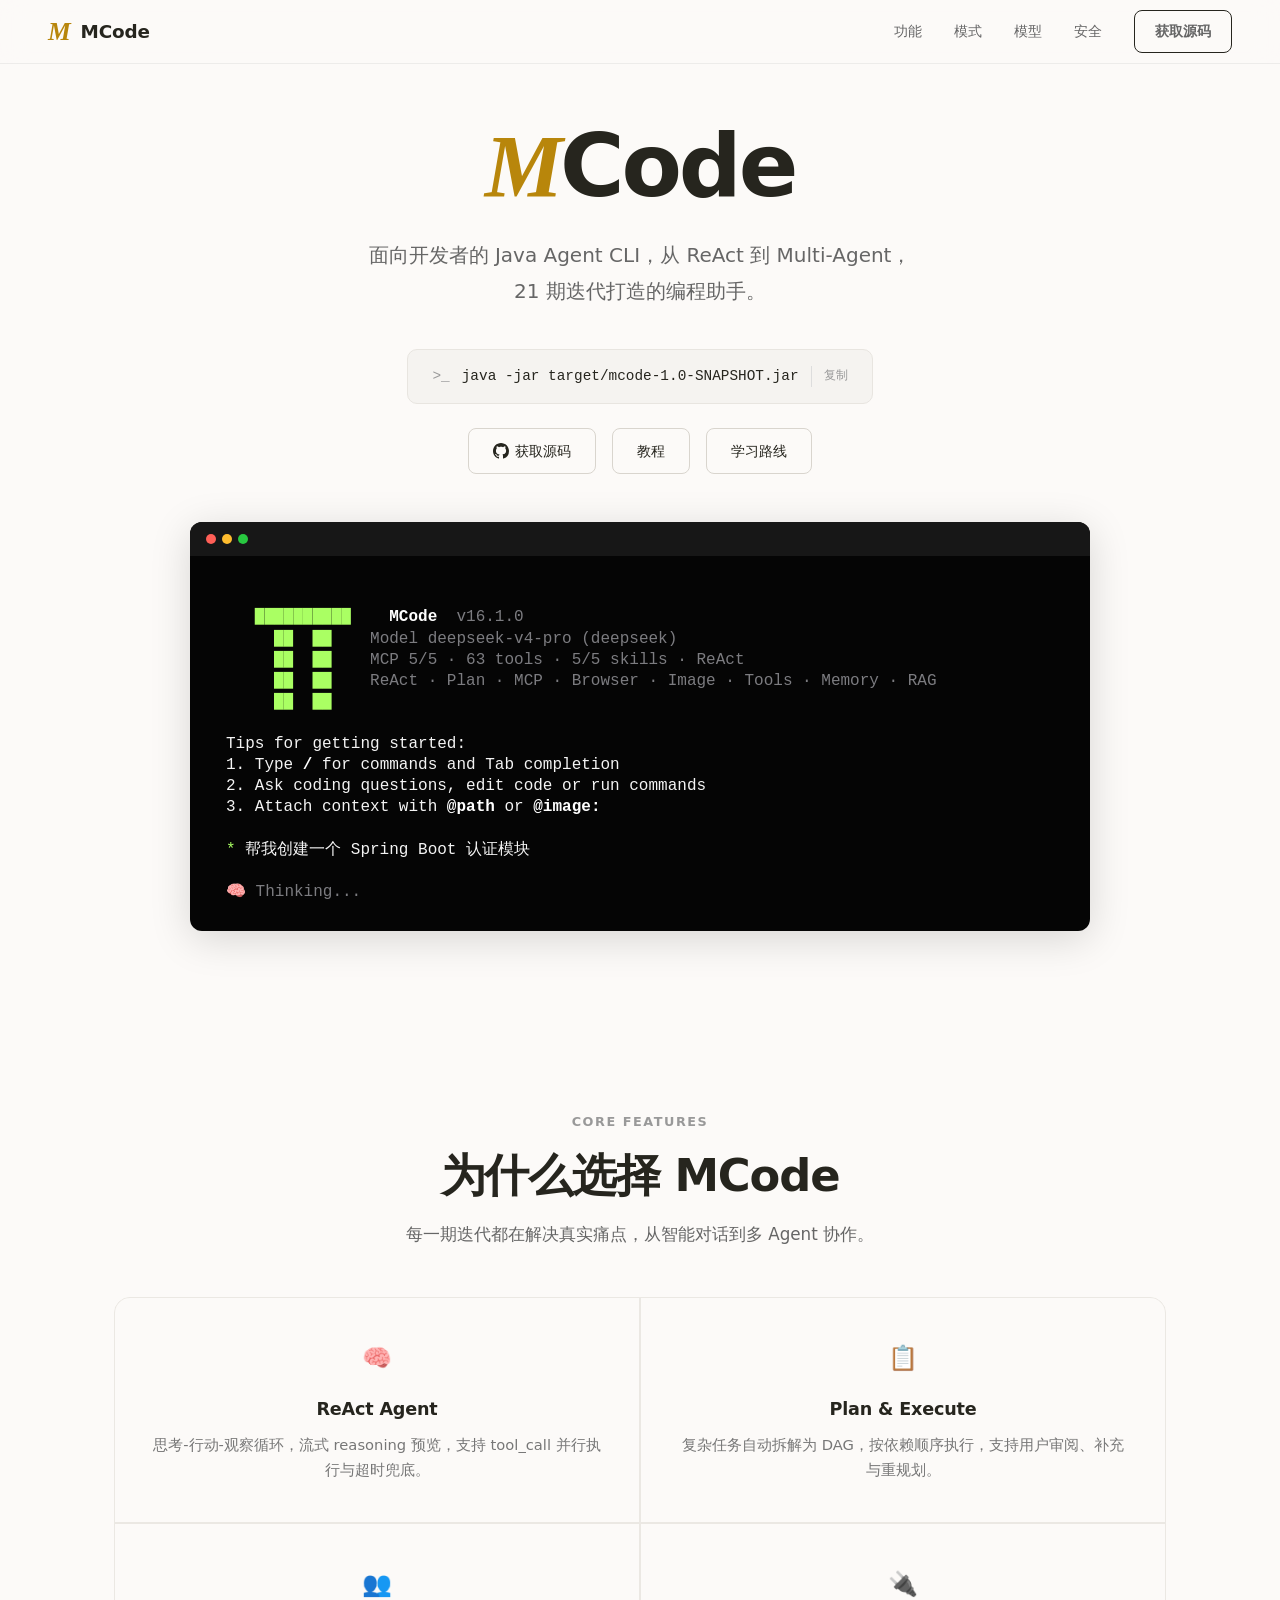
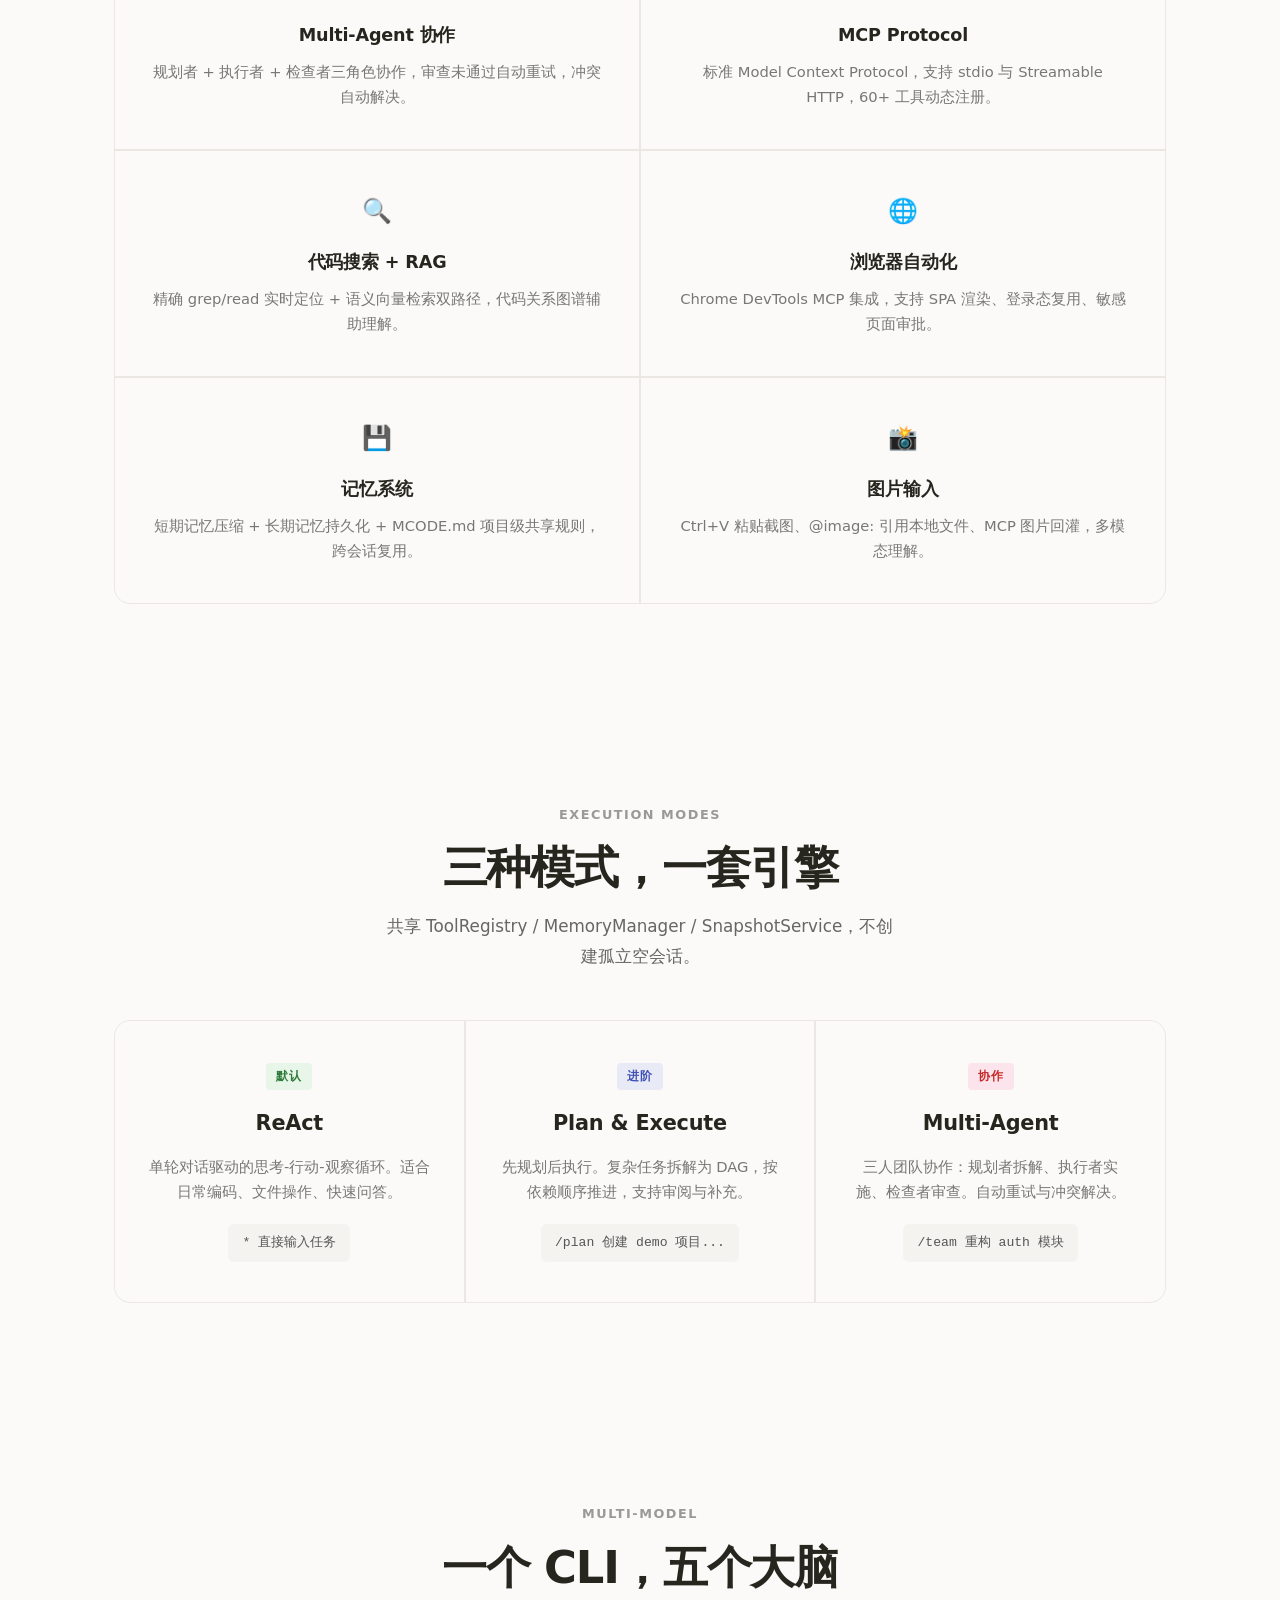
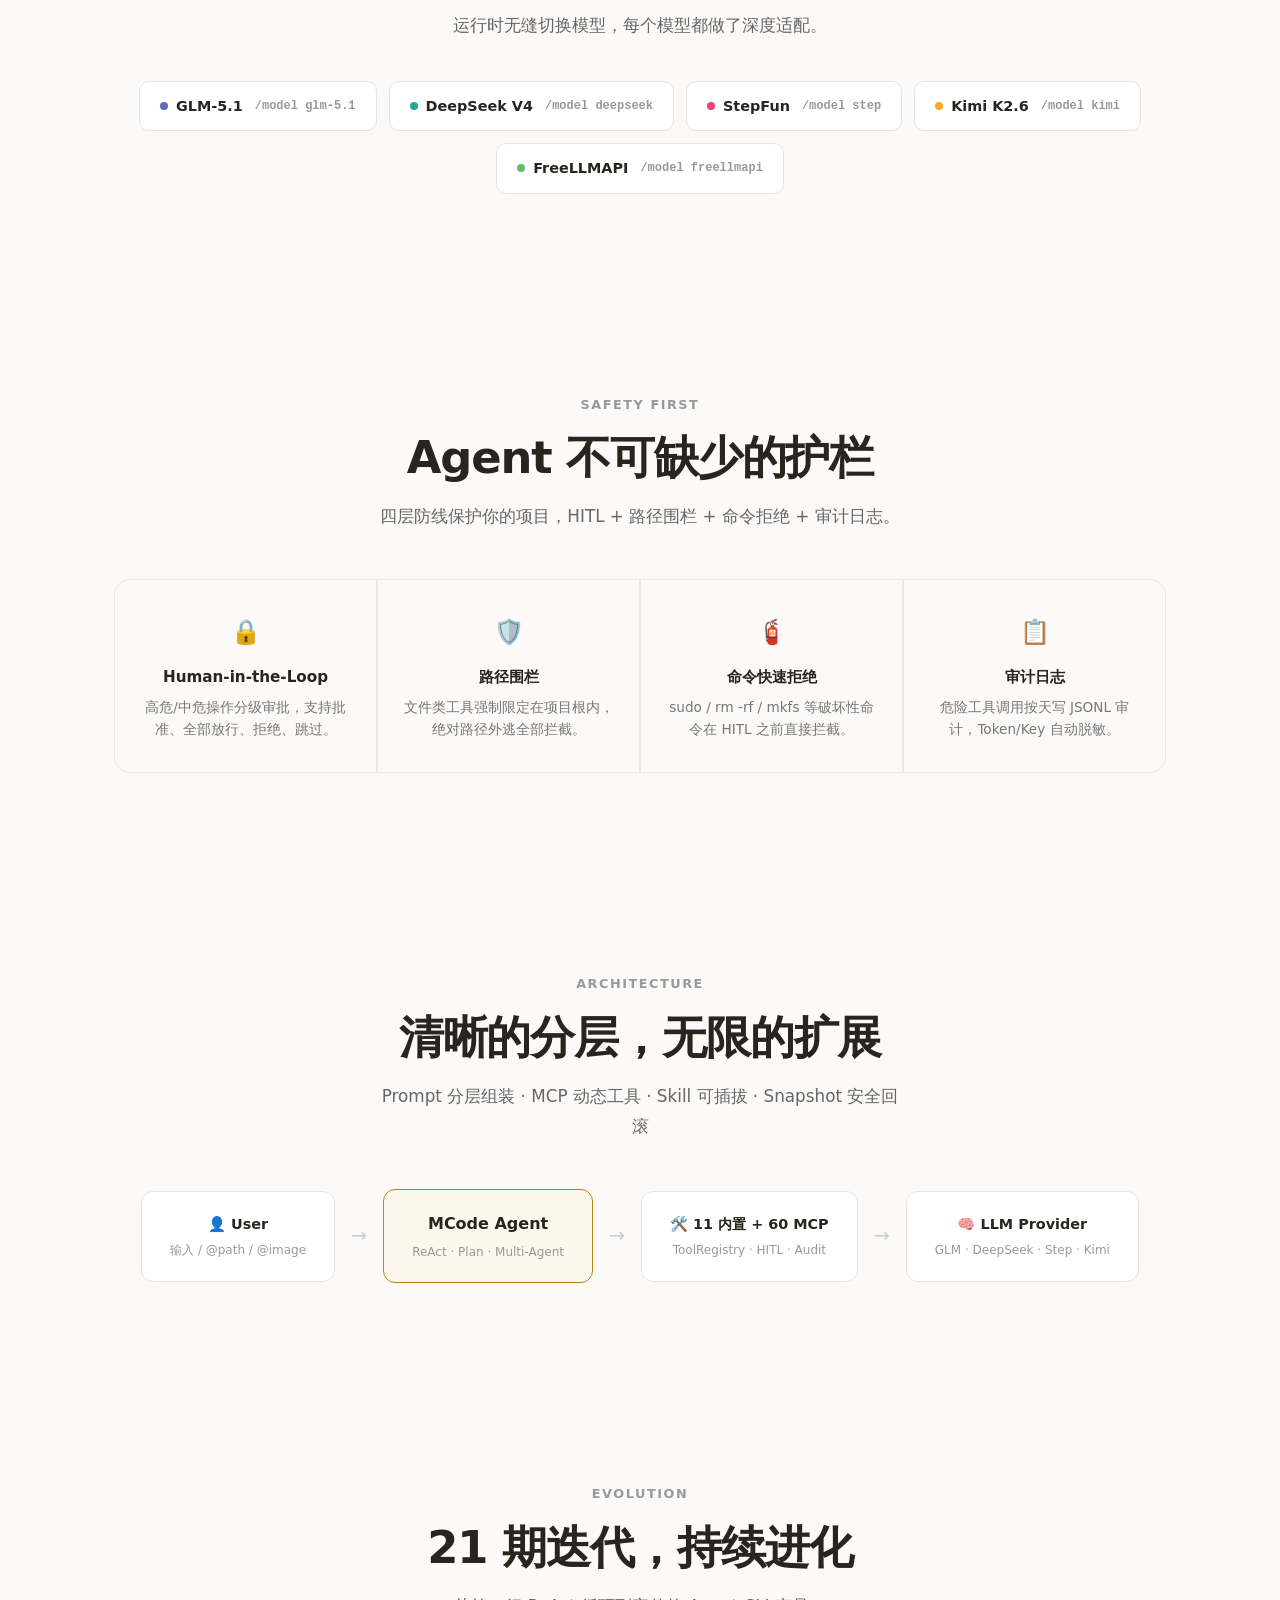
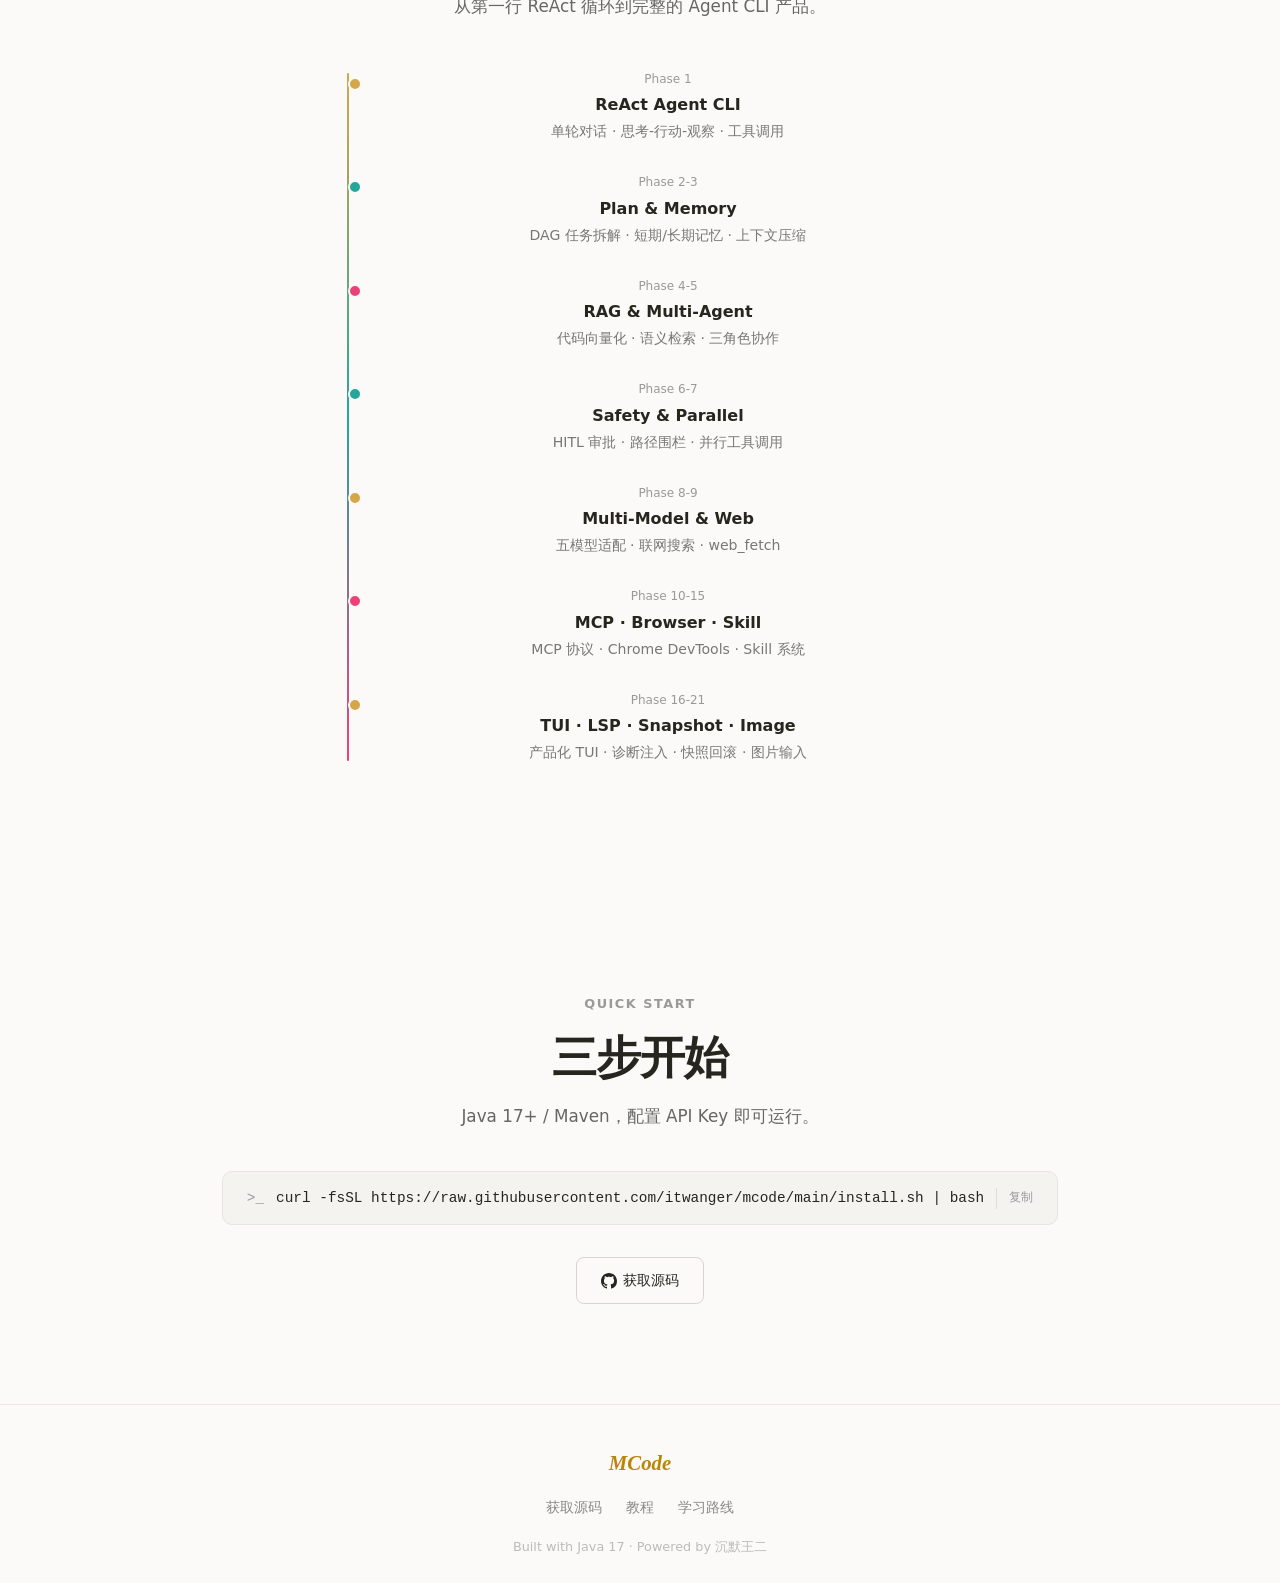
<file: landing/index.html>
<!DOCTYPE html>
<html lang="zh-CN">
<head>
<meta charset="UTF-8">
<meta name="viewport" content="width=device-width, initial-scale=1.0">
<title>MCode — Java Agent CLI</title>
<link rel="icon" href="data:image/svg+xml,<svg xmlns='http://www.w3.org/2000/svg' viewBox='0 0 100 100'><text y='.9em' font-size='90'>M</text></svg>">
<style>
* { margin: 0; padding: 0; box-sizing: border-box; }

html { scroll-behavior: smooth; }

body {
  font-family: "PingFang SC", -apple-system, "system-ui", "Segoe UI", Roboto, "Helvetica Neue", Arial, "Microsoft YaHei", sans-serif;
  background: #fcfaf8;
  color: #26251e;
  line-height: 1.7;
  -webkit-font-smoothing: antialiased;
}

a { color: inherit; text-decoration: none; }

/* ═══════════════════════════════════════════
   NAV
   ═══════════════════════════════════════════ */
.nav {
  position: fixed;
  top: 0;
  left: 0;
  right: 0;
  z-index: 100;
  display: flex;
  align-items: center;
  justify-content: space-between;
  padding: 0 48px;
  height: 64px;
  background: rgba(252,250,248,0.85);
  backdrop-filter: blur(12px);
  -webkit-backdrop-filter: blur(12px);
  border-bottom: 1px solid rgba(0,0,0,0.06);
  transition: box-shadow 0.3s;
}

.nav.scrolled { box-shadow: 0 1px 12px rgba(0,0,0,0.06); }

.nav-brand {
  display: flex;
  align-items: center;
  gap: 10px;
  font-size: 1.15rem;
  font-weight: 700;
  letter-spacing: -0.01em;
}

.nav-brand-mark {
  font-family: "Georgia", "Times New Roman", serif;
  font-size: 1.6rem;
  font-style: italic;
  color: #b8860b;
  line-height: 1;
}

.nav-links {
  display: flex;
  align-items: center;
  gap: 32px;
}

.nav-links a {
  font-size: 0.9rem;
  color: #666;
  transition: color 0.2s;
}

.nav-links a:hover { color: #26251e; }

.nav-cta {
  padding: 8px 20px;
  border-radius: 8px;
  font-size: 0.85rem;
  font-weight: 600;
  border: 1px solid #26251e;
  color: #26251e;
  transition: all 0.2s;
}

.nav-cta:hover {
  background: #26251e;
  color: #fcfaf8;
}

/* ═══════════════════════════════════════════
   HERO
   ═══════════════════════════════════════════ */
.hero {
  min-height: 100vh;
  display: flex;
  flex-direction: column;
  align-items: center;
  justify-content: center;
  padding: 120px 24px 80px;
  text-align: center;
  position: relative;
}

.hero-title {
  font-size: clamp(3rem, 7vw, 5.5rem);
  font-weight: 800;
  letter-spacing: -0.035em;
  line-height: 1.05;
  margin-bottom: 24px;
}

.hero-title .brand-mark {
  font-family: "Georgia", "Times New Roman", serif;
  font-style: italic;
  color: #b8860b;
}

.hero-subtitle {
  font-size: clamp(1rem, 2vw, 1.25rem);
  color: #666;
  max-width: 560px;
  margin: 0 auto 40px;
  font-weight: 400;
  line-height: 1.8;
}

/* Install command */
.install-cmd {
  display: inline-flex;
  align-items: center;
  gap: 12px;
  padding: 14px 24px;
  background: #f5f3f0;
  border: 1px solid #e8e5e0;
  border-radius: 10px;
  font-family: "SF Mono", "Fira Code", "Fira Mono", Menlo, Consolas, monospace;
  font-size: 0.9rem;
  color: #26251e;
  cursor: pointer;
  transition: all 0.2s;
  user-select: all;
}

.install-cmd:hover {
  border-color: #ccc;
  background: #efece8;
}

.install-prefix {
  color: #999;
  user-select: none;
}

.install-copy {
  font-size: 0.78rem;
  color: #999;
  border-left: 1px solid #ddd;
  padding-left: 12px;
  user-select: none;
  transition: color 0.2s;
}

.install-copy.copied { color: #2d8a4e; }

/* Links */
.hero-links {
  display: flex;
  gap: 16px;
  margin-top: 24px;
  flex-wrap: wrap;
  justify-content: center;
}

.hero-link {
  padding: 10px 24px;
  border-radius: 8px;
  font-size: 0.9rem;
  font-weight: 500;
  border: 1px solid #d9d5ce;
  color: #26251e;
  transition: all 0.2s;
  display: inline-flex;
  align-items: center;
  gap: 6px;
}

.hero-link:hover {
  border-color: #26251e;
  background: #26251e;
  color: #fcfaf8;
}

.hero-link svg { width: 16px; height: 16px; }

/* ═══════════════════════════════════════════
   SECTION COMMON
   ═══════════════════════════════════════════ */
.section {
  padding: 100px 24px;
  max-width: 1100px;
  margin: 0 auto;
}

.section-center { text-align: center; }

.section-label {
  font-size: 0.8rem;
  font-weight: 600;
  text-transform: uppercase;
  letter-spacing: 0.12em;
  color: #999;
  margin-bottom: 16px;
}

.section-title {
  font-size: clamp(1.8rem, 4vw, 2.8rem);
  font-weight: 800;
  letter-spacing: -0.025em;
  line-height: 1.2;
  margin-bottom: 16px;
}

.section-desc {
  font-size: 1.05rem;
  color: #666;
  max-width: 520px;
  line-height: 1.8;
}

.section-center .section-desc { margin: 0 auto; }

/* ═══════════════════════════════════════════
   FEATURES
   ═══════════════════════════════════════════ */
.features {
  display: grid;
  grid-template-columns: repeat(2, 1fr);
  gap: 2px;
  background: #ebe8e3;
  border: 1px solid #ebe8e3;
  border-radius: 16px;
  overflow: hidden;
  margin-top: 48px;
}

.feature {
  padding: 40px 36px;
  background: #fcfaf8;
  transition: background 0.2s;
}

.feature:hover { background: #f8f6f2; }

.feature-icon {
  font-size: 1.5rem;
  margin-bottom: 16px;
}

.feature-name {
  font-size: 1.1rem;
  font-weight: 700;
  margin-bottom: 8px;
  letter-spacing: -0.01em;
}

.feature-desc {
  font-size: 0.92rem;
  color: #777;
  line-height: 1.7;
}

/* ═══════════════════════════════════════════
   MODES
   ═══════════════════════════════════════════ */
.modes {
  display: grid;
  grid-template-columns: repeat(3, 1fr);
  gap: 2px;
  background: #ebe8e3;
  border: 1px solid #ebe8e3;
  border-radius: 16px;
  overflow: hidden;
  margin-top: 48px;
}

.mode {
  padding: 40px 32px;
  background: #fcfaf8;
  transition: background 0.2s;
}

.mode:hover { background: #f8f6f2; }

.mode-badge {
  display: inline-block;
  font-size: 0.72rem;
  font-weight: 600;
  text-transform: uppercase;
  letter-spacing: 0.08em;
  padding: 4px 10px;
  border-radius: 4px;
  margin-bottom: 16px;
}

.mode-badge.default { background: #e8f5e9; color: #2d7a3a; }
.mode-badge.advanced { background: #e8eaf6; color: #3f51b5; }
.mode-badge.collab { background: #fce4ec; color: #c62828; }

.mode-name {
  font-size: 1.3rem;
  font-weight: 800;
  margin-bottom: 12px;
  letter-spacing: -0.01em;
}

.mode-desc {
  font-size: 0.92rem;
  color: #777;
  line-height: 1.7;
  margin-bottom: 20px;
}

.mode-cmd {
  font-family: "SF Mono", "Fira Code", Menlo, Consolas, monospace;
  font-size: 0.82rem;
  padding: 8px 14px;
  background: #f5f3f0;
  border-radius: 6px;
  color: #555;
  display: inline-block;
}

/* ═══════════════════════════════════════════
   MODELS
   ═══════════════════════════════════════════ */
.models {
  display: flex;
  gap: 12px;
  flex-wrap: wrap;
  justify-content: center;
  margin-top: 40px;
}

.model-chip {
  display: flex;
  align-items: center;
  gap: 8px;
  padding: 12px 20px;
  border-radius: 10px;
  border: 1px solid #e8e5e0;
  font-size: 0.9rem;
  font-weight: 600;
  transition: all 0.2s;
  background: #fff;
}

.model-chip:hover {
  border-color: #ccc;
  box-shadow: 0 2px 8px rgba(0,0,0,0.06);
}

.model-dot {
  width: 8px;
  height: 8px;
  border-radius: 50%;
}

.model-dot.glm { background: #5c6bc0; }
.model-dot.ds { background: #26a69a; }
.model-dot.step { background: #ec407a; }
.model-dot.kimi { background: #ffa726; }
.model-dot.free { background: #66bb6a; }

.model-cmd {
  font-family: "SF Mono", "Fira Code", Menlo, Consolas, monospace;
  font-size: 0.75rem;
  color: #999;
  margin-left: 4px;
}

/* ═══════════════════════════════════════════
   TERMINAL DEMO
   ═══════════════════════════════════════════ */
.terminal {
  max-width: 900px;
  width: 100%;
  margin: 48px auto 0;
  background: #050505;
  border-radius: 12px;
  overflow: hidden;
  box-shadow: 0 8px 40px rgba(0,0,0,0.15);
}

.terminal-bar {
  display: flex;
  align-items: center;
  gap: 6px;
  padding: 12px 16px;
  background: #171717;
}

.terminal-dot {
  width: 10px;
  height: 10px;
  border-radius: 50%;
}
.terminal-dot.r { background: #ff5f57; }
.terminal-dot.y { background: #febc2e; }
.terminal-dot.g { background: #28c840; }

.terminal-body {
  padding: 30px 36px 28px;
  font-family: "SF Mono", "Fira Code", Menlo, Consolas, monospace;
  font-size: clamp(0.76rem, 1.35vw, 1rem);
  line-height: 1.32;
  color: #f4f4f4;
  text-align: left;
  min-height: 360px;
  overflow-x: auto;
}

.terminal-body > div { white-space: pre; }

.t-logo { color: #aaff63; font-weight: 800; }
.t-brand-mark { color: #aaff63; font-weight: 800; }
.t-strong { color: #fff; font-weight: 800; }
.t-dim { color: #7c7c80; }
.t-green { color: #aaff63; }
.t-blue { color: #64b5f6; }
.t-prompt { color: #aaff63; }
.t-cursor {
  display: inline-block;
  width: 7px;
  height: 1em;
  background: #81c784;
  animation: blink 1s step-end infinite;
  vertical-align: text-bottom;
}

@keyframes blink { 50% { opacity: 0; } }

/* ═══════════════════════════════════════════
   SAFETY
   ═══════════════════════════════════════════ */
.safety-grid {
  display: grid;
  grid-template-columns: repeat(4, 1fr);
  gap: 2px;
  background: #ebe8e3;
  border: 1px solid #ebe8e3;
  border-radius: 16px;
  overflow: hidden;
  margin-top: 48px;
}

.safety {
  padding: 32px 24px;
  background: #fcfaf8;
  transition: background 0.2s;
}

.safety:hover { background: #f8f6f2; }

.safety-icon { font-size: 1.5rem; margin-bottom: 12px; }

.safety-name {
  font-size: 0.95rem;
  font-weight: 700;
  margin-bottom: 6px;
}

.safety-desc {
  font-size: 0.85rem;
  color: #777;
  line-height: 1.6;
}

/* ═══════════════════════════════════════════
   ARCHITECTURE
   ═══════════════════════════════════════════ */
.arch {
  display: flex;
  align-items: center;
  justify-content: center;
  gap: 16px;
  margin-top: 48px;
  flex-wrap: wrap;
}

.arch-node {
  padding: 20px 28px;
  border-radius: 12px;
  text-align: center;
  font-weight: 600;
  font-size: 0.9rem;
  border: 1px solid #e8e5e0;
  background: #fff;
  min-width: 150px;
  transition: all 0.2s;
}

.arch-node:hover {
  box-shadow: 0 4px 16px rgba(0,0,0,0.06);
  transform: translateY(-2px);
}

.arch-node.primary {
  border-color: #b8860b;
  background: #fdf8ed;
  font-size: 1rem;
}

.arch-sub {
  font-size: 0.75rem;
  color: #999;
  font-weight: 400;
  margin-top: 4px;
}

.arch-arrow {
  font-size: 1.2rem;
  color: #ccc;
}

/* ═══════════════════════════════════════════
   TIMELINE
   ═══════════════════════════════════════════ */
.timeline {
  position: relative;
  padding-left: 32px;
  max-width: 600px;
  margin: 48px auto 0;
}

.timeline::before {
  content: '';
  position: absolute;
  left: 7px;
  top: 4px;
  bottom: 4px;
  width: 2px;
  background: linear-gradient(180deg, #d4a74a, #26a69a, #ec407a);
  border-radius: 1px;
}

.tl-item {
  position: relative;
  margin-bottom: 28px;
  padding-left: 24px;
}

.tl-item::before {
  content: '';
  position: absolute;
  left: -24px;
  top: 8px;
  width: 10px;
  height: 10px;
  border-radius: 50%;
  background: #d4a74a;
  border: 2px solid #fcfaf8;
}

.tl-item:nth-child(even)::before { background: #26a69a; }
.tl-item:nth-child(3n)::before { background: #ec407a; }

.tl-phase {
  font-size: 0.75rem;
  color: #999;
  font-weight: 500;
  margin-bottom: 2px;
}

.tl-title {
  font-weight: 700;
  font-size: 1rem;
  margin-bottom: 2px;
}

.tl-desc {
  font-size: 0.88rem;
  color: #777;
}

/* ═══════════════════════════════════════════
   FOOTER
   ═══════════════════════════════════════════ */
.footer {
  border-top: 1px solid #ebe8e3;
  padding: 40px 24px;
  text-align: center;
}

.footer-brand {
  font-family: "Georgia", "Times New Roman", serif;
  font-size: 1.3rem;
  font-style: italic;
  font-weight: 700;
  color: #b8860b;
  margin-bottom: 16px;
}

.footer-links {
  display: flex;
  gap: 24px;
  justify-content: center;
  margin-bottom: 16px;
}

.footer-links a {
  font-size: 0.88rem;
  color: #888;
  transition: color 0.2s;
}

.footer-links a:hover { color: #26251e; }

.footer-copy {
  font-size: 0.8rem;
  color: #bbb;
}

/* ═══════════════════════════════════════════
   SCROLL ANIMATIONS
   ═══════════════════════════════════════════ */
.reveal {
  opacity: 0;
  transform: translateY(20px);
  transition: opacity 0.6s ease, transform 0.6s ease;
}

.reveal.visible {
  opacity: 1;
  transform: translateY(0);
}

/* ═══════════════════════════════════════════
   RESPONSIVE
   ═══════════════════════════════════════════ */
@media (max-width: 900px) {
  .features { grid-template-columns: 1fr; }
  .modes { grid-template-columns: 1fr; }
  .safety-grid { grid-template-columns: repeat(2, 1fr); }
  .arch { flex-direction: column; }
  .arch-arrow { transform: rotate(90deg); }
  .nav { padding: 0 24px; }
  .nav-links { gap: 20px; }
  .section { padding: 64px 20px; }
}

@media (max-width: 600px) {
  .safety-grid { grid-template-columns: 1fr; }
  .hero-title { font-size: 2.5rem; }
  .install-cmd { font-size: 0.78rem; padding: 12px 16px; }
  .nav-links a:not(.nav-cta) { display: none; }
  .terminal-body { padding: 22px 18px; min-height: 330px; }
}
</style>
</head>
<body>

<!-- NAV -->
<nav class="nav" id="nav">
  <div class="nav-brand">
    <span class="nav-brand-mark">M</span>
    MCode
  </div>
  <div class="nav-links">
    <a href="#features">功能</a>
    <a href="#modes">模式</a>
    <a href="#models">模型</a>
    <a href="#safety">安全</a>
    <a href="https://paicoding.com/ai-agent-projects-guide" class="nav-cta">获取源码</a>
  </div>
</nav>

<!-- HERO -->
<section class="hero">
  <h1 class="hero-title">
    <span class="brand-mark">M</span>Code
  </h1>
  <p class="hero-subtitle">
    面向开发者的 Java Agent CLI，从 ReAct 到 Multi-Agent，21 期迭代打造的编程助手。
  </p>

  <div class="install-cmd" id="installCmd" onclick="copyInstall()">
    <span class="install-prefix">>_</span>
    <span>java -jar target/mcode-1.0-SNAPSHOT.jar</span>
    <span class="install-copy" id="copyText">复制</span>
  </div>

  <div class="hero-links">
    <a href="https://paicoding.com/ai-agent-projects-guide" class="hero-link">
      <svg viewBox="0 0 24 24" fill="currentColor"><path d="M12 0C5.37 0 0 5.37 0 12c0 5.31 3.435 9.795 8.205 11.385.6.105.825-.255.825-.57 0-.285-.015-1.23-.015-2.235-3.015.555-3.795-.735-4.035-1.41-.135-.345-.72-1.41-1.23-1.695-.42-.225-1.02-.78-.015-.795.945-.015 1.62.87 1.845 1.23 1.08 1.815 2.805 1.305 3.495.99.105-.78.42-1.305.765-1.605-2.67-.3-5.46-1.335-5.46-5.925 0-1.305.465-2.385 1.23-3.225-.12-.3-.54-1.53.12-3.18 0 0 1.005-.315 3.3 1.23.96-.27 1.98-.405 3-.405s2.04.135 3 .405c2.295-1.56 3.3-1.23 3.3-1.23.66 1.65.24 2.88.12 3.18.765.84 1.23 1.905 1.23 3.225 0 4.605-2.805 5.625-5.475 5.925.435.375.81 1.095.81 2.22 0 1.605-.015 2.895-.015 3.3 0 .315.225.69.825.57A12.02 12.02 0 0024 12c0-6.63-5.37-12-12-12z"/></svg>
      获取源码
    </a>
    <a href="https://paicoding.com/column/mcode" class="hero-link">教程</a>
    <a href="https://paicoding.com/mcode-learning-path" class="hero-link">学习路线</a>
  </div>

  <!-- Terminal -->
  <div class="terminal" id="terminalWrap">
    <div class="terminal-bar">
      <span class="terminal-dot r"></span>
      <span class="terminal-dot y"></span>
      <span class="terminal-dot g"></span>
    </div>
    <div class="terminal-body" id="terminal"></div>
  </div>
</section>

<!-- FEATURES -->
<section class="section section-center" id="features">
  <div class="section-label reveal">Core Features</div>
  <h2 class="section-title reveal">为什么选择 MCode</h2>
  <p class="section-desc reveal">每一期迭代都在解决真实痛点，从智能对话到多 Agent 协作。</p>

  <div class="features">
    <div class="feature reveal">
      <div class="feature-icon">🧠</div>
      <div class="feature-name">ReAct Agent</div>
      <div class="feature-desc">思考-行动-观察循环，流式 reasoning 预览，支持 tool_call 并行执行与超时兜底。</div>
    </div>
    <div class="feature reveal">
      <div class="feature-icon">📋</div>
      <div class="feature-name">Plan & Execute</div>
      <div class="feature-desc">复杂任务自动拆解为 DAG，按依赖顺序执行，支持用户审阅、补充与重规划。</div>
    </div>
    <div class="feature reveal">
      <div class="feature-icon">👥</div>
      <div class="feature-name">Multi-Agent 协作</div>
      <div class="feature-desc">规划者 + 执行者 + 检查者三角色协作，审查未通过自动重试，冲突自动解决。</div>
    </div>
    <div class="feature reveal">
      <div class="feature-icon">🔌</div>
      <div class="feature-name">MCP Protocol</div>
      <div class="feature-desc">标准 Model Context Protocol，支持 stdio 与 Streamable HTTP，60+ 工具动态注册。</div>
    </div>
    <div class="feature reveal">
      <div class="feature-icon">🔍</div>
      <div class="feature-name">代码搜索 + RAG</div>
      <div class="feature-desc">精确 grep/read 实时定位 + 语义向量检索双路径，代码关系图谱辅助理解。</div>
    </div>
    <div class="feature reveal">
      <div class="feature-icon">🌐</div>
      <div class="feature-name">浏览器自动化</div>
      <div class="feature-desc">Chrome DevTools MCP 集成，支持 SPA 渲染、登录态复用、敏感页面审批。</div>
    </div>
    <div class="feature reveal">
      <div class="feature-icon">💾</div>
      <div class="feature-name">记忆系统</div>
      <div class="feature-desc">短期记忆压缩 + 长期记忆持久化 + MCODE.md 项目级共享规则，跨会话复用。</div>
    </div>
    <div class="feature reveal">
      <div class="feature-icon">📸</div>
      <div class="feature-name">图片输入</div>
      <div class="feature-desc">Ctrl+V 粘贴截图、@image: 引用本地文件、MCP 图片回灌，多模态理解。</div>
    </div>
  </div>
</section>

<!-- MODES -->
<section class="section section-center" id="modes">
  <div class="section-label reveal">Execution Modes</div>
  <h2 class="section-title reveal">三种模式，一套引擎</h2>
  <p class="section-desc reveal">共享 ToolRegistry / MemoryManager / SnapshotService，不创建孤立空会话。</p>

  <div class="modes">
    <div class="mode reveal">
      <span class="mode-badge default">默认</span>
      <div class="mode-name">ReAct</div>
      <div class="mode-desc">单轮对话驱动的思考-行动-观察循环。适合日常编码、文件操作、快速问答。</div>
      <div class="mode-cmd">* 直接输入任务</div>
    </div>
    <div class="mode reveal">
      <span class="mode-badge advanced">进阶</span>
      <div class="mode-name">Plan & Execute</div>
      <div class="mode-desc">先规划后执行。复杂任务拆解为 DAG，按依赖顺序推进，支持审阅与补充。</div>
      <div class="mode-cmd">/plan 创建 demo 项目...</div>
    </div>
    <div class="mode reveal">
      <span class="mode-badge collab">协作</span>
      <div class="mode-name">Multi-Agent</div>
      <div class="mode-desc">三人团队协作：规划者拆解、执行者实施、检查者审查。自动重试与冲突解决。</div>
      <div class="mode-cmd">/team 重构 auth 模块</div>
    </div>
  </div>
</section>

<!-- MODELS -->
<section class="section section-center" id="models">
  <div class="section-label reveal">Multi-Model</div>
  <h2 class="section-title reveal">一个 CLI，五个大脑</h2>
  <p class="section-desc reveal">运行时无缝切换模型，每个模型都做了深度适配。</p>

  <div class="models reveal">
    <div class="model-chip">
      <span class="model-dot glm"></span>
      GLM-5.1
      <span class="model-cmd">/model glm-5.1</span>
    </div>
    <div class="model-chip">
      <span class="model-dot ds"></span>
      DeepSeek V4
      <span class="model-cmd">/model deepseek</span>
    </div>
    <div class="model-chip">
      <span class="model-dot step"></span>
      StepFun
      <span class="model-cmd">/model step</span>
    </div>
    <div class="model-chip">
      <span class="model-dot kimi"></span>
      Kimi K2.6
      <span class="model-cmd">/model kimi</span>
    </div>
    <div class="model-chip">
      <span class="model-dot free"></span>
      FreeLLMAPI
      <span class="model-cmd">/model freellmapi</span>
    </div>
  </div>
</section>

<!-- SAFETY -->
<section class="section section-center" id="safety">
  <div class="section-label reveal">Safety First</div>
  <h2 class="section-title reveal">Agent 不可缺少的护栏</h2>
  <p class="section-desc reveal">四层防线保护你的项目，HITL + 路径围栏 + 命令拒绝 + 审计日志。</p>

  <div class="safety-grid">
    <div class="safety reveal">
      <div class="safety-icon">🔒</div>
      <div class="safety-name">Human-in-the-Loop</div>
      <div class="safety-desc">高危/中危操作分级审批，支持批准、全部放行、拒绝、跳过。</div>
    </div>
    <div class="safety reveal">
      <div class="safety-icon">🛡️</div>
      <div class="safety-name">路径围栏</div>
      <div class="safety-desc">文件类工具强制限定在项目根内，绝对路径外逃全部拦截。</div>
    </div>
    <div class="safety reveal">
      <div class="safety-icon">🧯</div>
      <div class="safety-name">命令快速拒绝</div>
      <div class="safety-desc">sudo / rm -rf / mkfs 等破坏性命令在 HITL 之前直接拦截。</div>
    </div>
    <div class="safety reveal">
      <div class="safety-icon">📋</div>
      <div class="safety-name">审计日志</div>
      <div class="safety-desc">危险工具调用按天写 JSONL 审计，Token/Key 自动脱敏。</div>
    </div>
  </div>
</section>

<!-- ARCHITECTURE -->
<section class="section section-center" id="arch">
  <div class="section-label reveal">Architecture</div>
  <h2 class="section-title reveal">清晰的分层，无限的扩展</h2>
  <p class="section-desc reveal">Prompt 分层组装 · MCP 动态工具 · Skill 可插拔 · Snapshot 安全回滚</p>

  <div class="arch reveal">
    <div class="arch-node">
      👤 User
      <div class="arch-sub">输入 / @path / @image</div>
    </div>
    <div class="arch-arrow">→</div>
    <div class="arch-node primary">
      MCode Agent
      <div class="arch-sub">ReAct · Plan · Multi-Agent</div>
    </div>
    <div class="arch-arrow">→</div>
    <div class="arch-node">
      🛠️ 11 内置 + 60 MCP
      <div class="arch-sub">ToolRegistry · HITL · Audit</div>
    </div>
    <div class="arch-arrow">→</div>
    <div class="arch-node">
      🧠 LLM Provider
      <div class="arch-sub">GLM · DeepSeek · Step · Kimi</div>
    </div>
  </div>
</section>

<!-- TIMELINE -->
<section class="section section-center" id="timeline">
  <div class="section-label reveal">Evolution</div>
  <h2 class="section-title reveal">21 期迭代，持续进化</h2>
  <p class="section-desc reveal">从第一行 ReAct 循环到完整的 Agent CLI 产品。</p>

  <div class="timeline reveal">
    <div class="tl-item">
      <div class="tl-phase">Phase 1</div>
      <div class="tl-title">ReAct Agent CLI</div>
      <div class="tl-desc">单轮对话 · 思考-行动-观察 · 工具调用</div>
    </div>
    <div class="tl-item">
      <div class="tl-phase">Phase 2-3</div>
      <div class="tl-title">Plan & Memory</div>
      <div class="tl-desc">DAG 任务拆解 · 短期/长期记忆 · 上下文压缩</div>
    </div>
    <div class="tl-item">
      <div class="tl-phase">Phase 4-5</div>
      <div class="tl-title">RAG & Multi-Agent</div>
      <div class="tl-desc">代码向量化 · 语义检索 · 三角色协作</div>
    </div>
    <div class="tl-item">
      <div class="tl-phase">Phase 6-7</div>
      <div class="tl-title">Safety & Parallel</div>
      <div class="tl-desc">HITL 审批 · 路径围栏 · 并行工具调用</div>
    </div>
    <div class="tl-item">
      <div class="tl-phase">Phase 8-9</div>
      <div class="tl-title">Multi-Model & Web</div>
      <div class="tl-desc">五模型适配 · 联网搜索 · web_fetch</div>
    </div>
    <div class="tl-item">
      <div class="tl-phase">Phase 10-15</div>
      <div class="tl-title">MCP · Browser · Skill</div>
      <div class="tl-desc">MCP 协议 · Chrome DevTools · Skill 系统</div>
    </div>
    <div class="tl-item">
      <div class="tl-phase">Phase 16-21</div>
      <div class="tl-title">TUI · LSP · Snapshot · Image</div>
      <div class="tl-desc">产品化 TUI · 诊断注入 · 快照回滚 · 图片输入</div>
    </div>
  </div>
</section>

<!-- QUICK START -->
<section class="section section-center" id="start">
  <div class="section-label reveal">Quick Start</div>
  <h2 class="section-title reveal">三步开始</h2>
  <p class="section-desc reveal">Java 17+ / Maven，配置 API Key 即可运行。</p>

  <div class="install-cmd reveal" style="margin-top: 40px;" onclick="copyInstall()">
    <span class="install-prefix">>_</span>
    <span>curl -fsSL https://raw.githubusercontent.com/itwanger/mcode/main/install.sh | bash</span>
    <span class="install-copy">复制</span>
  </div>

  <div class="hero-links reveal" style="margin-top: 32px;">
    <a href="https://paicoding.com/ai-agent-projects-guide" class="hero-link">
      <svg viewBox="0 0 24 24" fill="currentColor" width="16" height="16"><path d="M12 0C5.37 0 0 5.37 0 12c0 5.31 3.435 9.795 8.205 11.385.6.105.825-.255.825-.57 0-.285-.015-1.23-.015-2.235-3.015.555-3.795-.735-4.035-1.41-.135-.345-.72-1.41-1.23-1.695-.42-.225-1.02-.78-.015-.795.945-.015 1.62.87 1.845 1.23 1.08 1.815 2.805 1.305 3.495.99.105-.78.42-1.305.765-1.605-2.67-.3-5.46-1.335-5.46-5.925 0-1.305.465-2.385 1.23-3.225-.12-.3-.54-1.53.12-3.18 0 0 1.005-.315 3.3 1.23.96-.27 1.98-.405 3-.405s2.04.135 3 .405c2.295-1.56 3.3-1.23 3.3-1.23.66 1.65.24 2.88.12 3.18.765.84 1.23 1.905 1.23 3.225 0 4.605-2.805 5.625-5.475 5.925.435.375.81 1.095.81 2.22 0 1.605-.015 2.895-.015 3.3 0 .315.225.69.825.57A12.02 12.02 0 0024 12c0-6.63-5.37-12-12-12z"/></svg>
      获取源码
    </a>
  </div>
</section>

<!-- FOOTER -->
<footer class="footer">
  <div class="footer-brand">MCode</div>
  <div class="footer-links">
    <a href="https://paicoding.com/ai-agent-projects-guide">获取源码</a>
    <a href="https://paicoding.com/column/mcode">教程</a>
    <a href="https://paicoding.com/mcode-learning-path">学习路线</a>
  </div>
  <div class="footer-copy">Built with Java 17 · Powered by 沉默王二</div>
</footer>

<script>
// Nav scroll effect
const nav = document.getElementById('nav');
window.addEventListener('scroll', () => {
  nav.classList.toggle('scrolled', window.scrollY > 20);
});

// Copy install command
function copyInstall() {
  const cmd = 'java -jar target/mcode-1.0-SNAPSHOT.jar';
  navigator.clipboard.writeText(cmd).then(() => {
    const el = document.getElementById('copyText');
    if (el) { el.textContent = '已复制'; el.classList.add('copied'); }
  });
}

// Scroll reveal
const observer = new IntersectionObserver((entries) => {
  entries.forEach(e => { if (e.isIntersecting) e.target.classList.add('visible'); });
}, { threshold: 0.1, rootMargin: '0px 0px -40px 0px' });
document.querySelectorAll('.reveal').forEach(el => observer.observe(el));

// Terminal animation
const desktopLines = [
  { t: '', d: 0 },
  { t: '   <span class="t-logo">██████████</span>    <span class="t-strong">MCode</span>  <span class="t-dim">v16.1.0</span>', d: 0 },
  { t: '   <span class="t-logo">  ██  ██</span>    <span class="t-dim">Model deepseek-v4-pro (deepseek)</span>', d: 80 },
  { t: '   <span class="t-logo">  ██  ██</span>    <span class="t-dim">MCP 5/5 · 63 tools · 5/5 skills · ReAct</span>', d: 160 },
  { t: '   <span class="t-logo">  ██  ██</span>    <span class="t-dim">ReAct · Plan · MCP · Browser · Image · Tools · Memory · RAG</span>', d: 240 },
  { t: '   <span class="t-logo">  ██  ██</span>', d: 320 },
  { t: '', d: 450 },
  { t: 'Tips for getting started:', d: 500 },
  { t: '1. Type <span class="t-strong">/</span> for commands and Tab completion', d: 560 },
  { t: '2. Ask coding questions, edit code or run commands', d: 620 },
  { t: '3. Attach context with <span class="t-strong">@path</span> or <span class="t-strong">@image:</span>', d: 680 },
  { t: '', d: 600 },
  { t: '<span class="t-prompt">*</span> 帮我创建一个 Spring Boot 认证模块', d: 800 },
  { t: '', d: 1000 },
  { t: '<span class="t-dim">🧠 Thinking...</span>', d: 1200 },
  { t: '<span class="t-dim">  ├─ plan: 拆解为 4 个子任务</span>', d: 1600 },
  { t: '<span class="t-dim">  ├─ create_project: spring-boot-auth</span>', d: 2000 },
  { t: '<span class="t-dim">  ├─ write_file: SecurityConfig.java</span>', d: 2400 },
  { t: '<span class="t-dim">  └─ execute_command: mvn compile</span>', d: 2800 },
  { t: '', d: 3000 },
  { t: '<span class="t-green">✓</span> <span class="t-dim">Spring Boot 3.2 + JWT 认证模块创建完成</span>', d: 3200 },
];

const mobileLines = [
  { t: '', d: 0 },
  { t: ' <span class="t-logo">██████████</span>  <span class="t-strong">MCode</span> <span class="t-dim">v16.1.0</span>', d: 0 },
  { t: ' <span class="t-logo">  ██  ██</span>  <span class="t-dim">deepseek-v4-pro</span>', d: 80 },
  { t: ' <span class="t-logo">  ██  ██</span>  <span class="t-dim">MCP 5/5 · 63 tools</span>', d: 160 },
  { t: ' <span class="t-logo">  ██  ██</span>  <span class="t-dim">5/5 skills · ReAct</span>', d: 240 },
  { t: ' <span class="t-logo">  ██  ██</span>  <span class="t-dim">Plan · MCP · Browser · RAG</span>', d: 320 },
  { t: '', d: 450 },
  { t: 'Tips for getting started:', d: 500 },
  { t: '1. Type <span class="t-strong">/</span> for commands', d: 560 },
  { t: '2. Ask questions or run commands', d: 620 },
  { t: '3. Attach <span class="t-strong">@path</span> or <span class="t-strong">@image:</span>', d: 680 },
  { t: '', d: 600 },
  { t: '<span class="t-prompt">*</span> 创建 Spring Boot 认证模块', d: 800 },
  { t: '', d: 1000 },
  { t: '<span class="t-dim">🧠 Thinking...</span>', d: 1200 },
  { t: '<span class="t-dim">  ├─ plan: 4 个子任务</span>', d: 1600 },
  { t: '<span class="t-dim">  ├─ create_project</span>', d: 2000 },
  { t: '<span class="t-dim">  ├─ write_file</span>', d: 2400 },
  { t: '<span class="t-dim">  └─ mvn compile</span>', d: 2800 },
  { t: '', d: 3000 },
  { t: '<span class="t-green">✓</span> <span class="t-dim">JWT 认证模块创建完成</span>', d: 3200 },
];

const lines = window.matchMedia('(max-width: 600px)').matches ? mobileLines : desktopLines;
const term = document.getElementById('terminal');
let idx = 0;

function addLine() {
  if (idx >= lines.length) {
    const c = document.createElement('div');
    c.innerHTML = '<span class="t-prompt">*</span> <span class="t-cursor"></span>';
    c.style.marginTop = '8px';
    term.appendChild(c);
    return;
  }
  const l = lines[idx];
  const d = document.createElement('div');
  d.innerHTML = l.t || '&nbsp;';
  d.style.opacity = '0';
  d.style.transition = 'opacity 0.25s';
  term.appendChild(d);
  requestAnimationFrame(() => d.style.opacity = '1');
  idx++;
  setTimeout(addLine, l.d > 0 ? Math.min(l.d, 150) : 60);
}

const termObs = new IntersectionObserver(e => {
  if (e[0].isIntersecting) { setTimeout(addLine, 400); termObs.disconnect(); }
}, { threshold: 0.2 });
termObs.observe(document.getElementById('terminalWrap'));
</script>
</body>
</html>
</file>
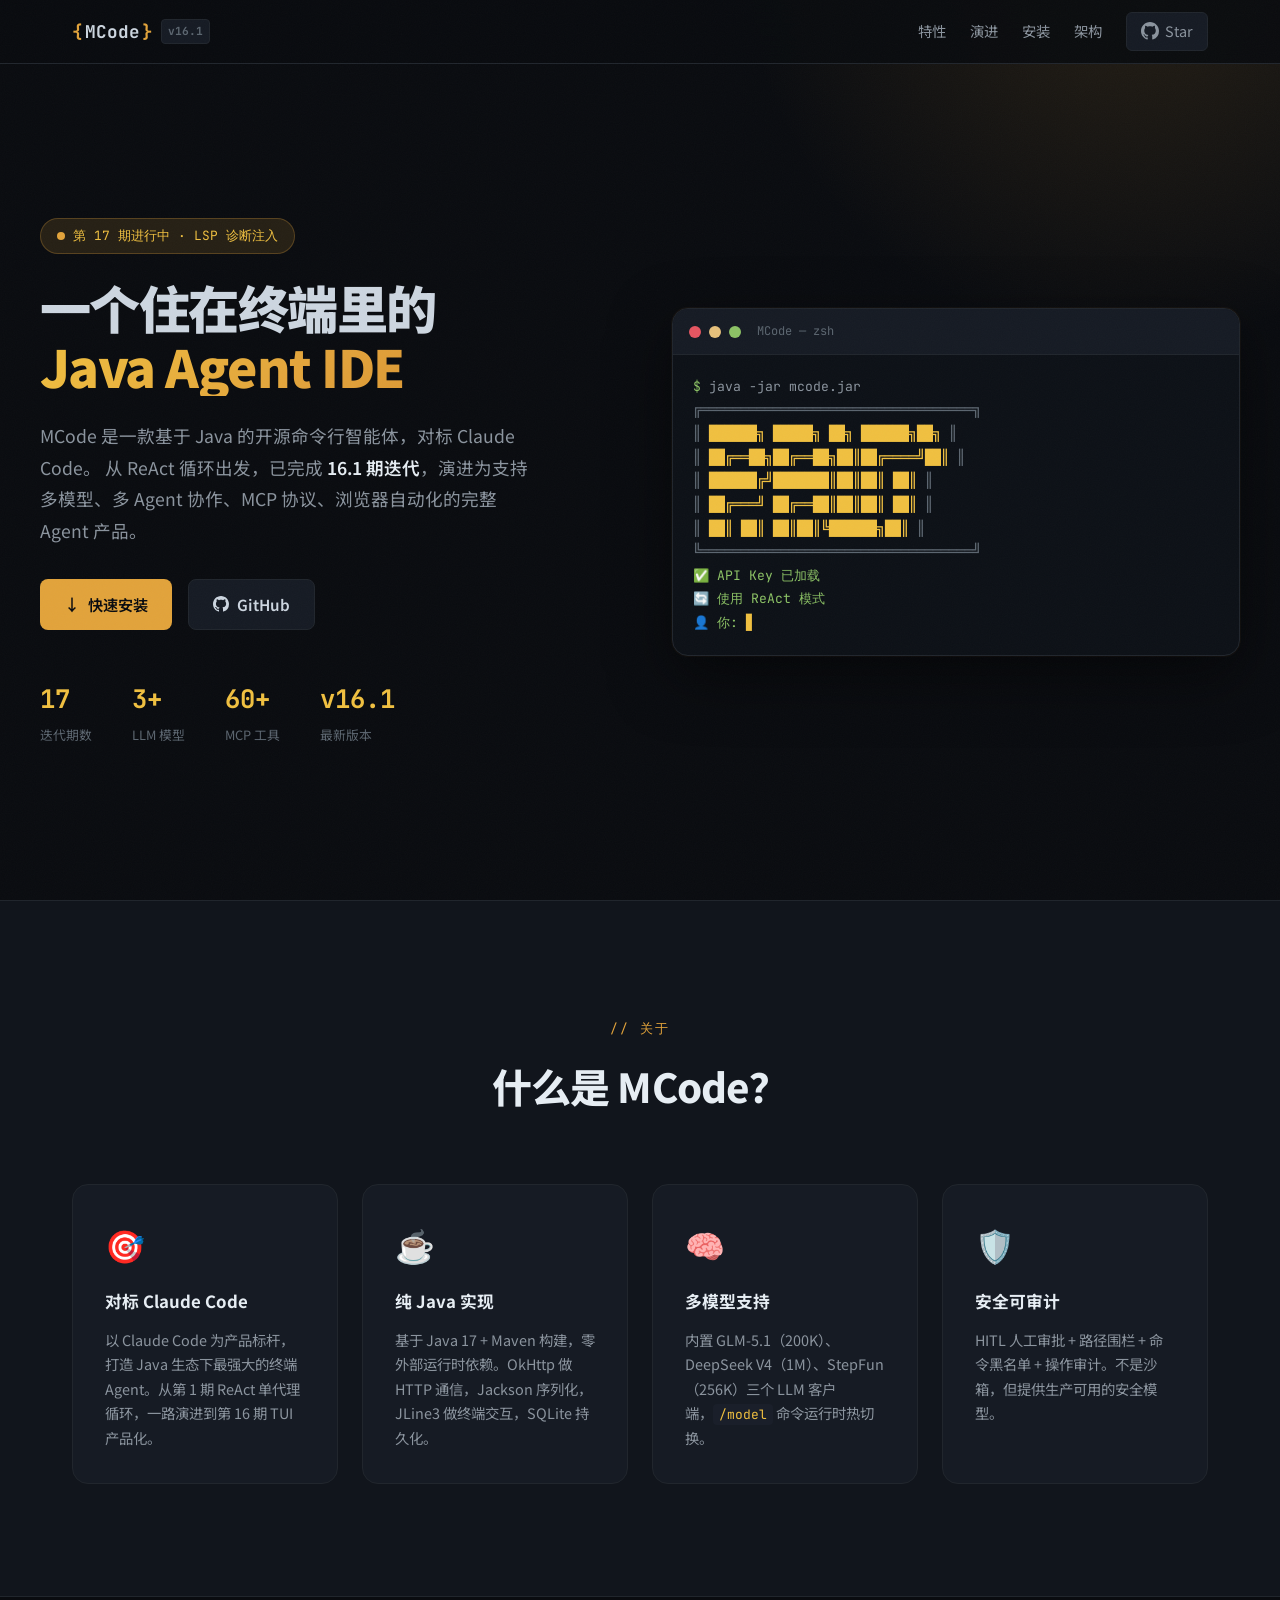
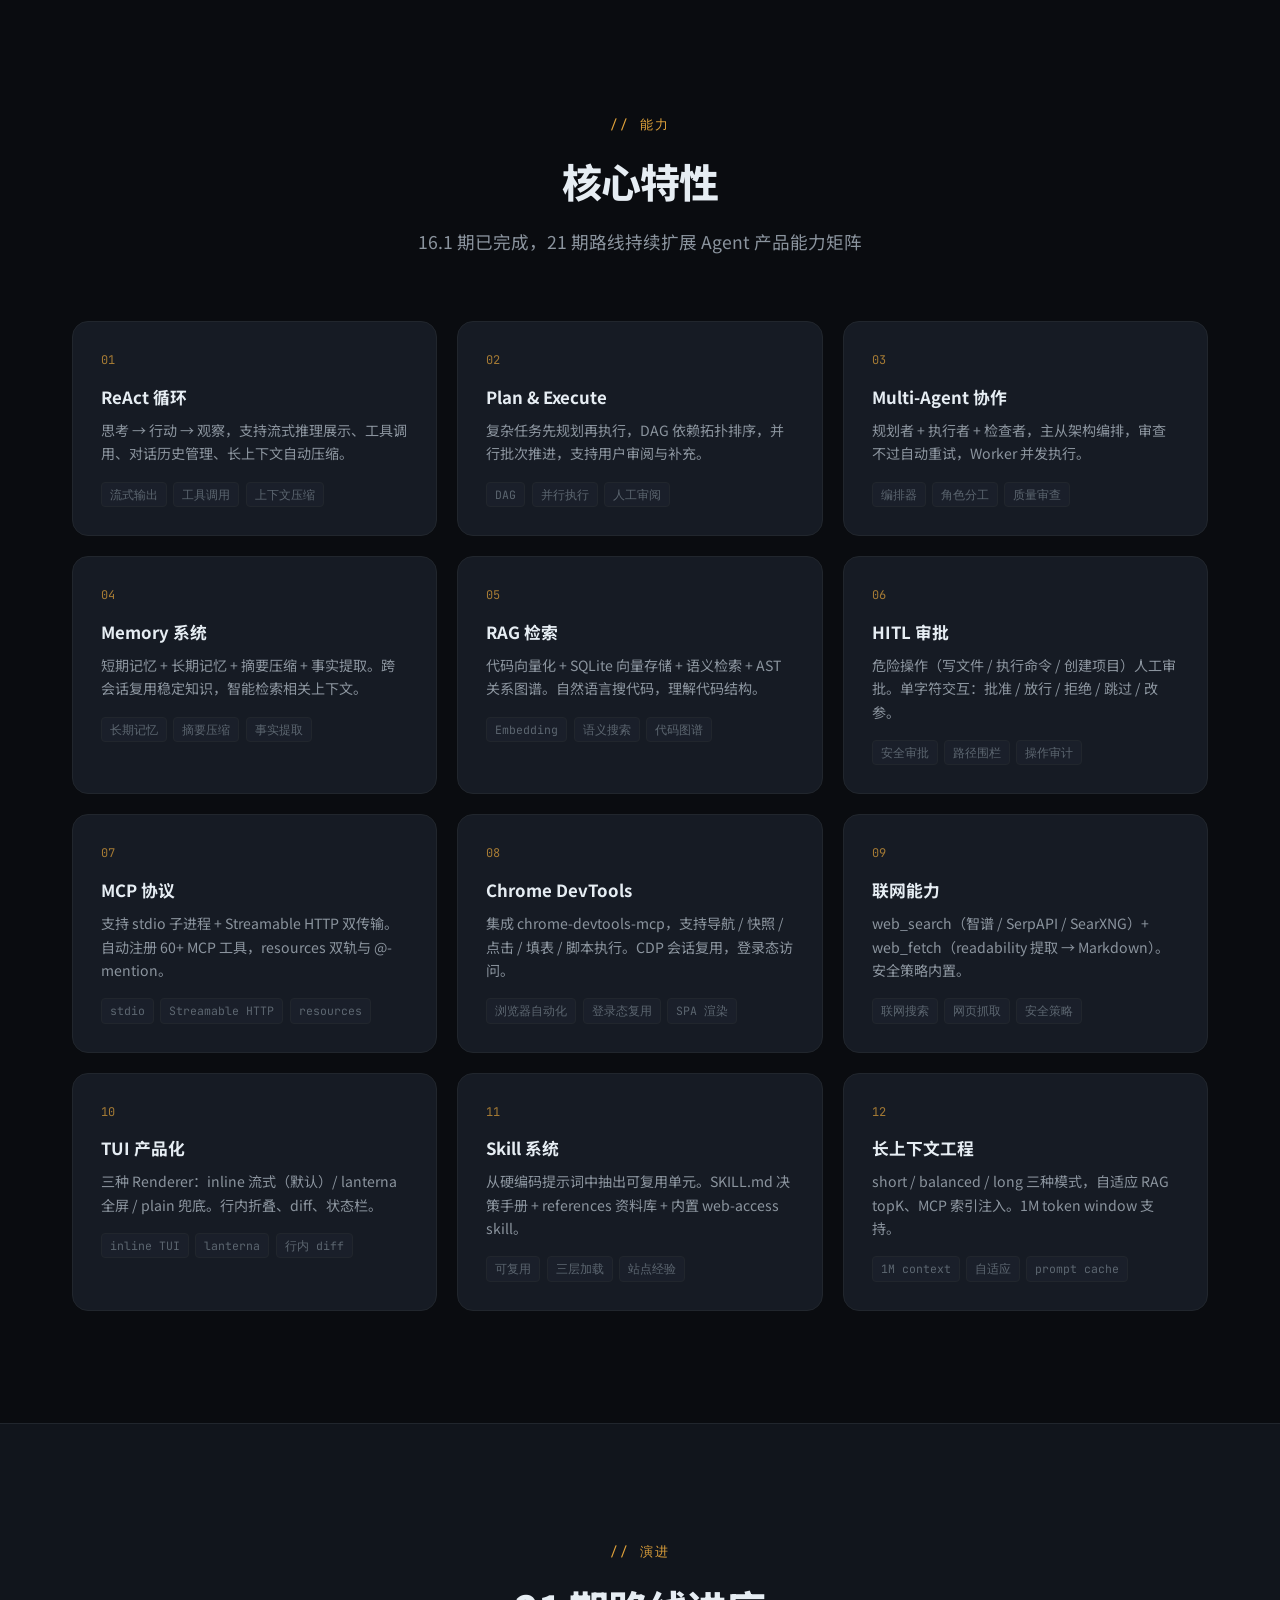
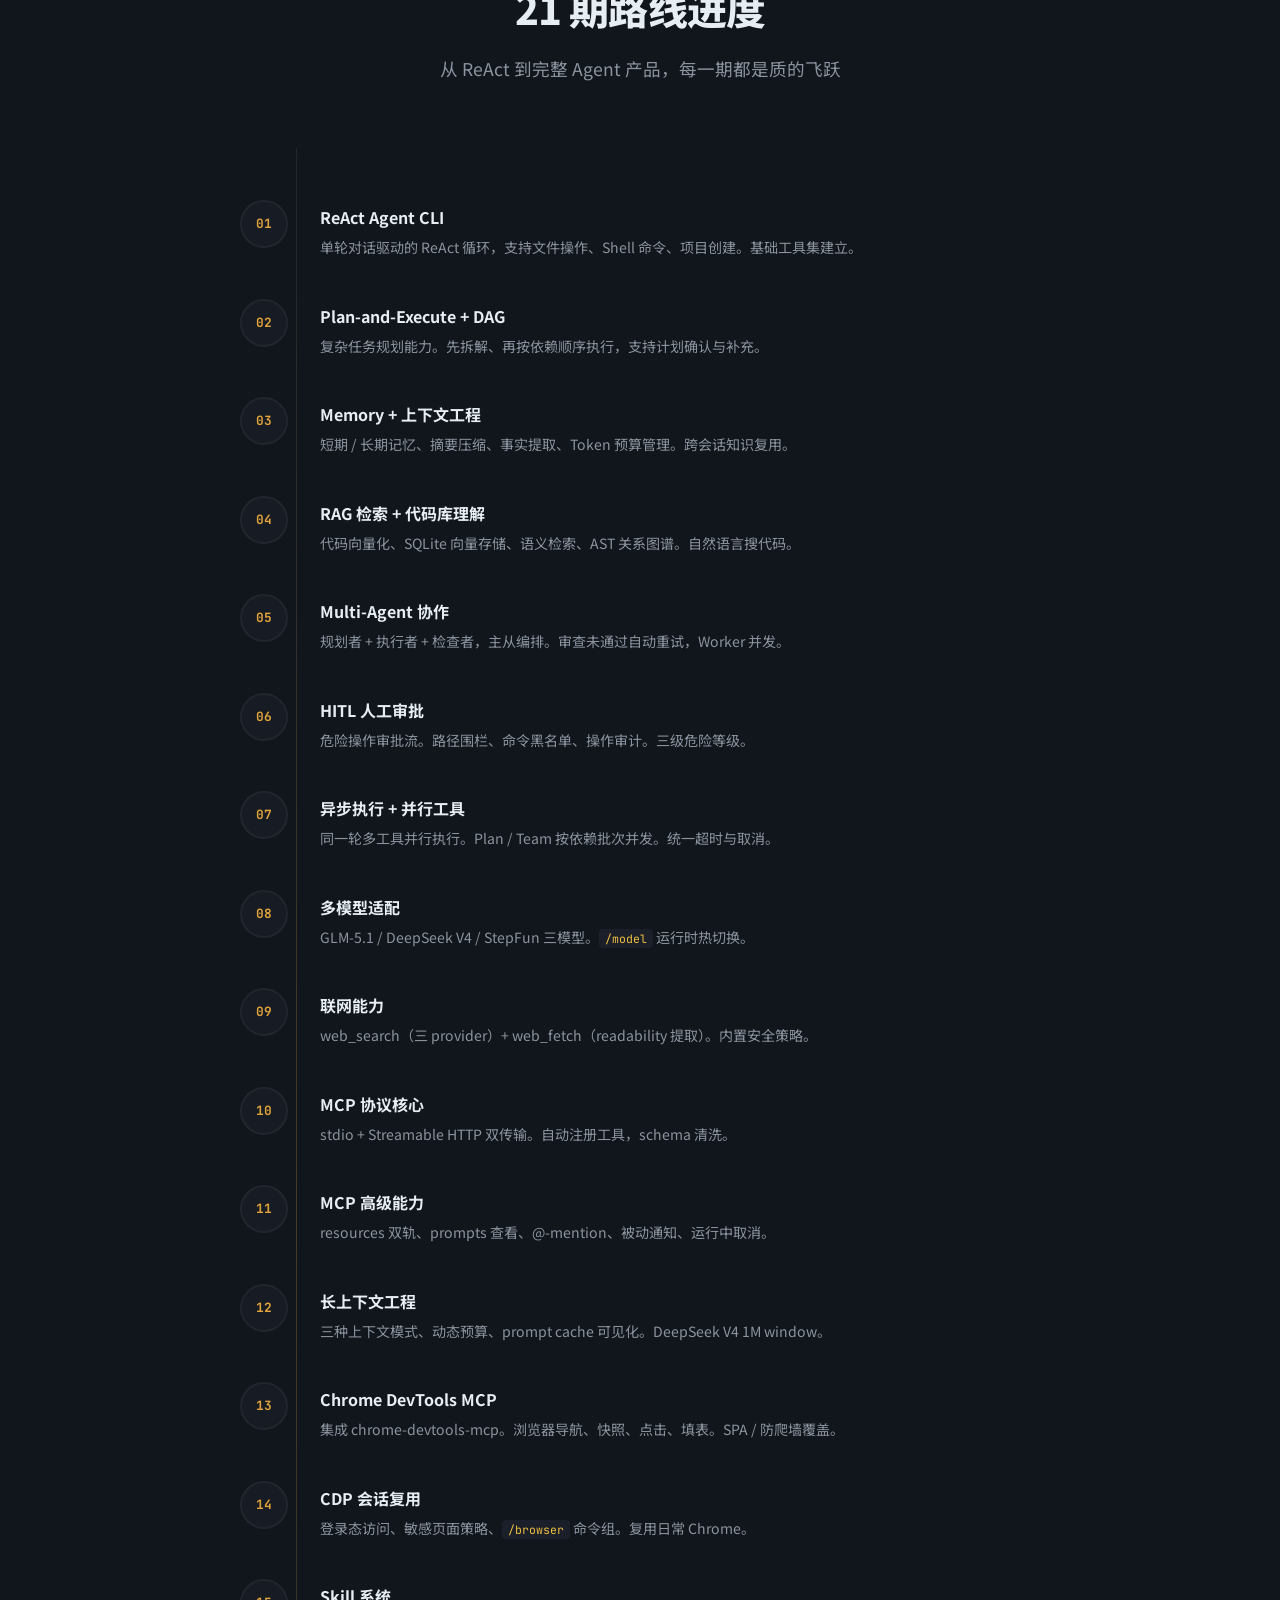
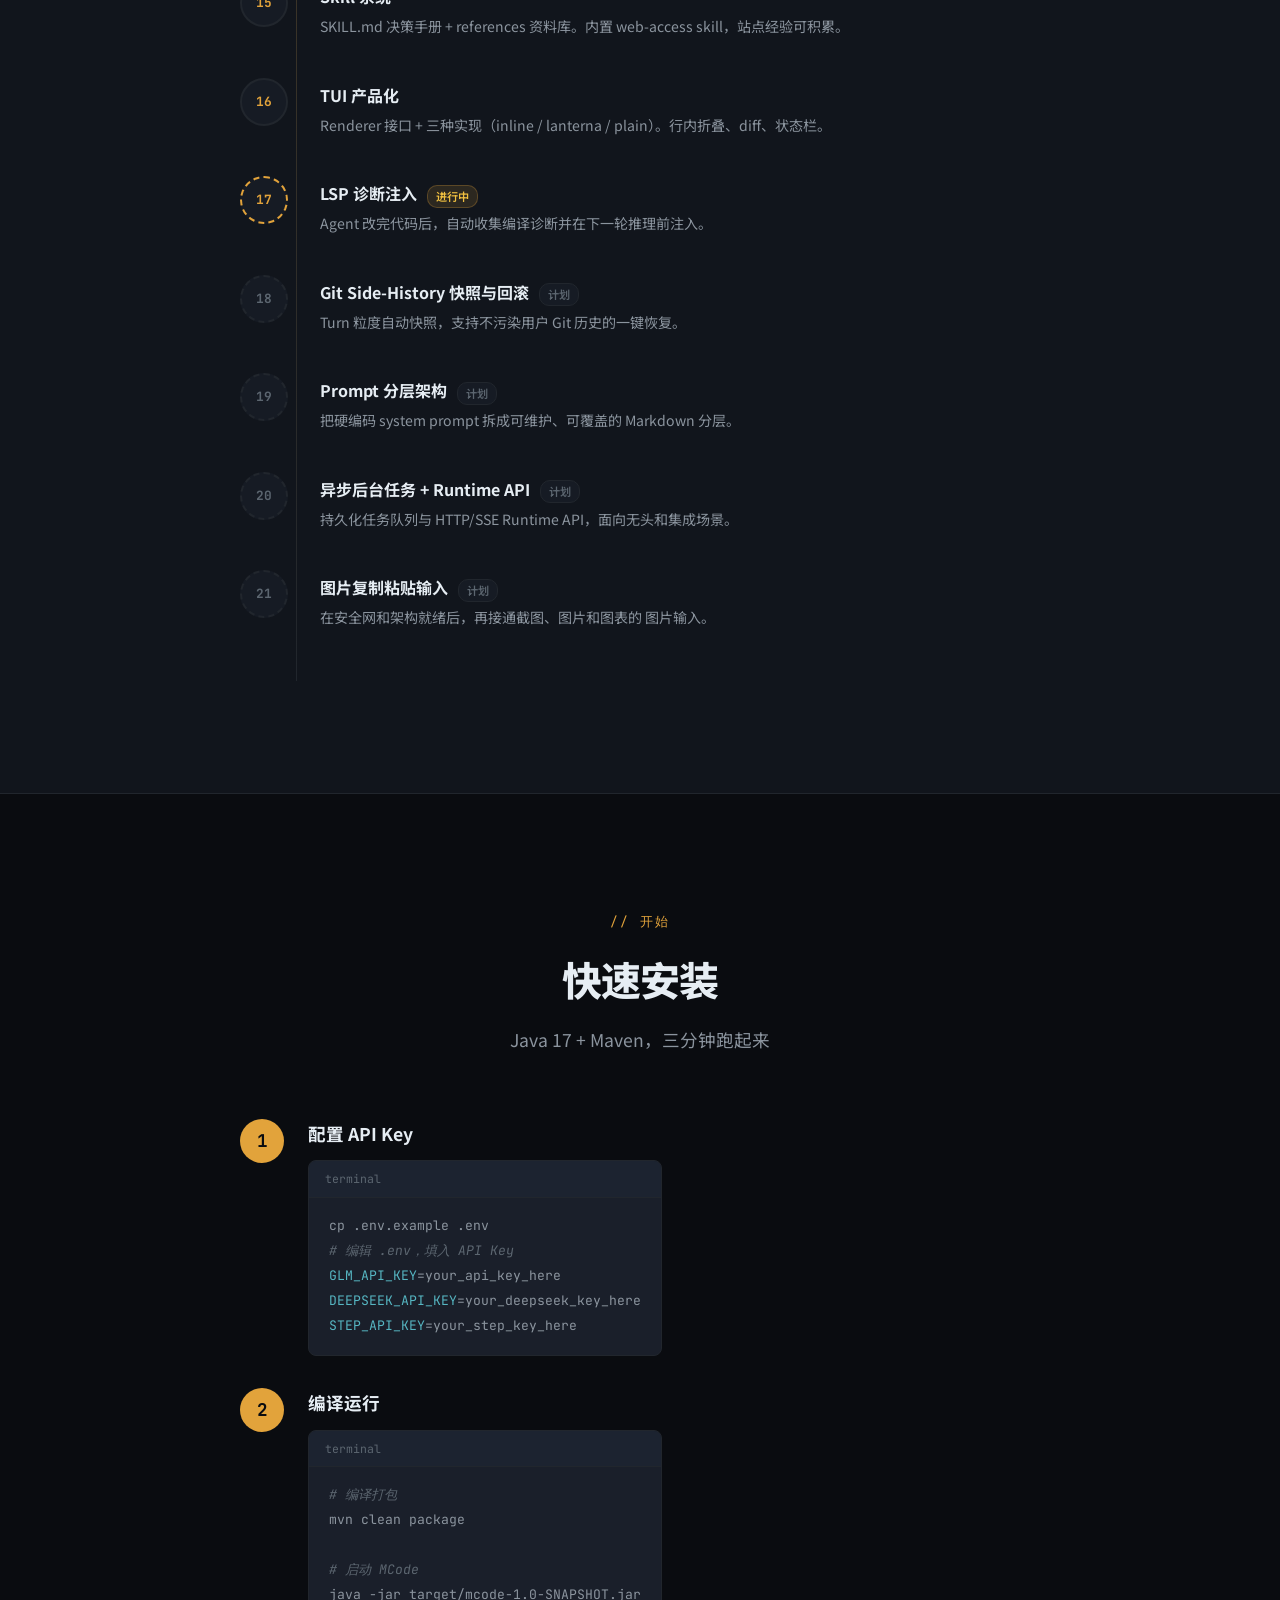
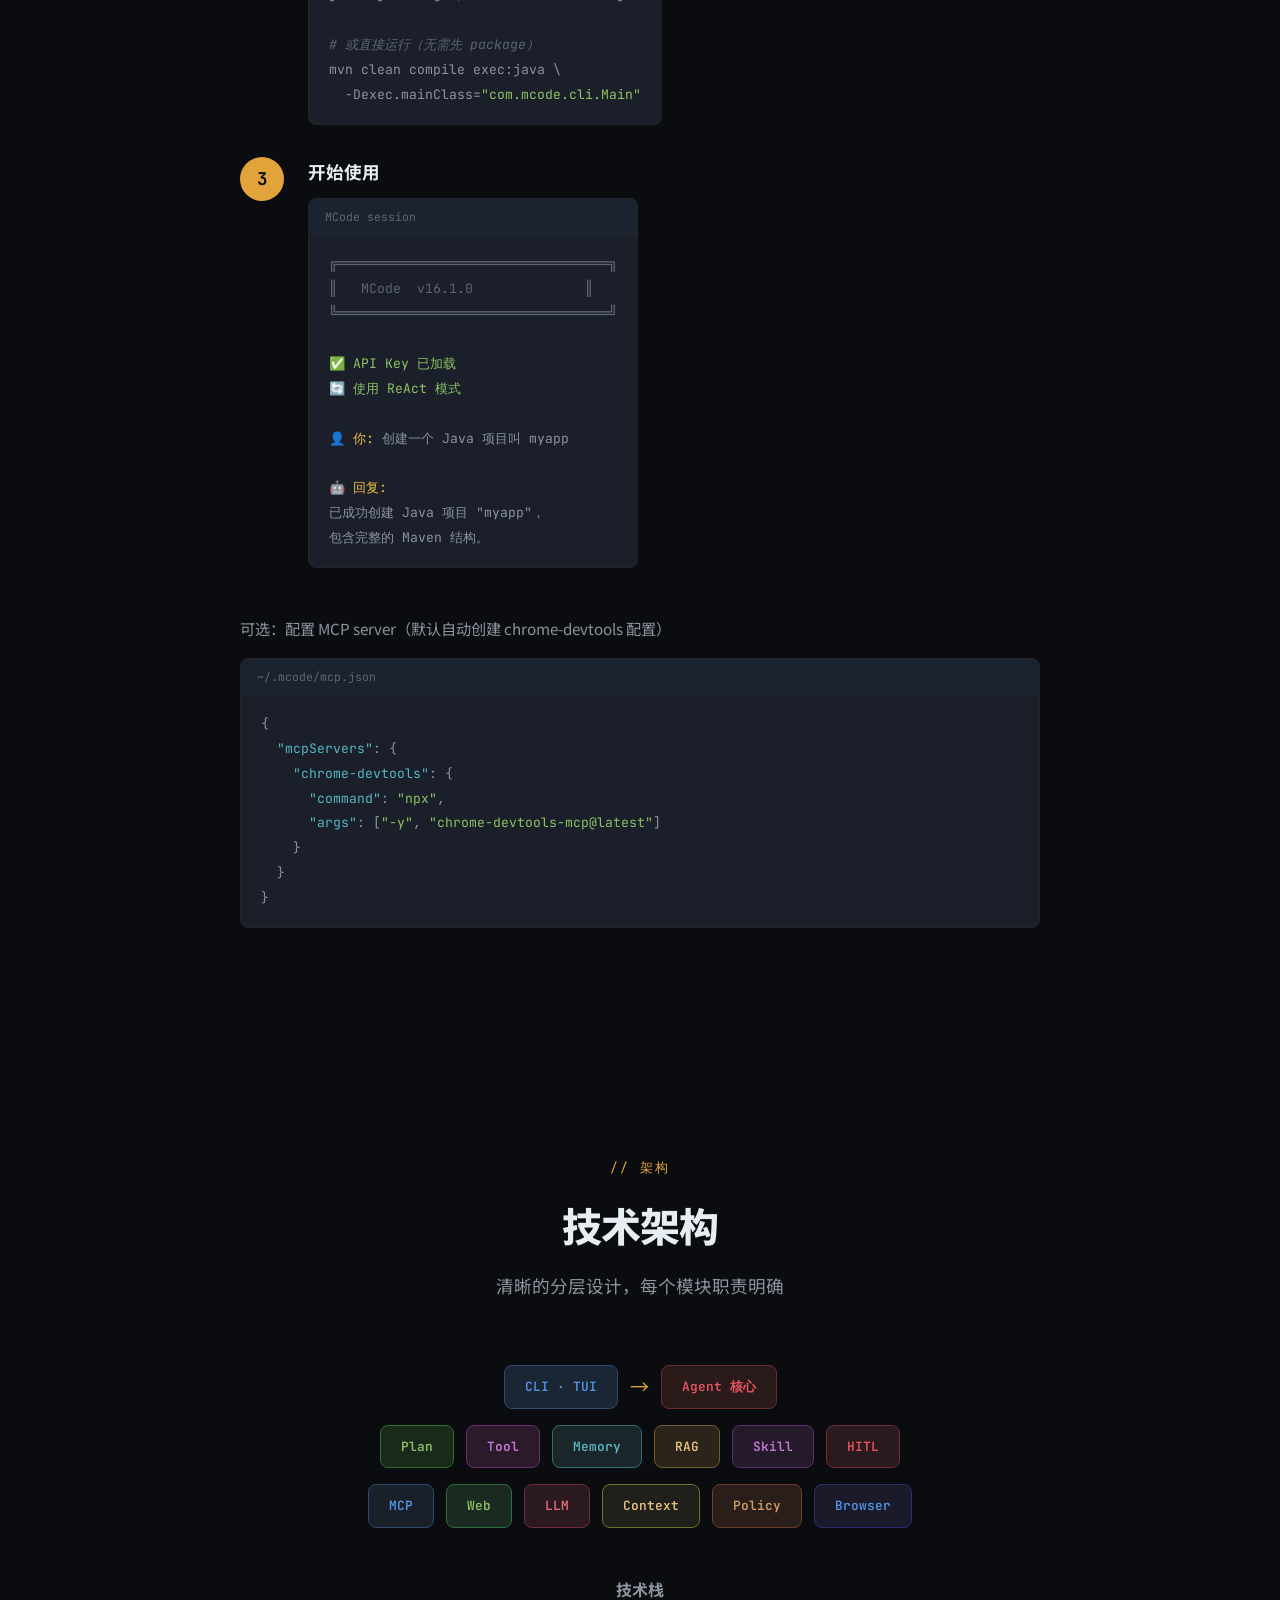
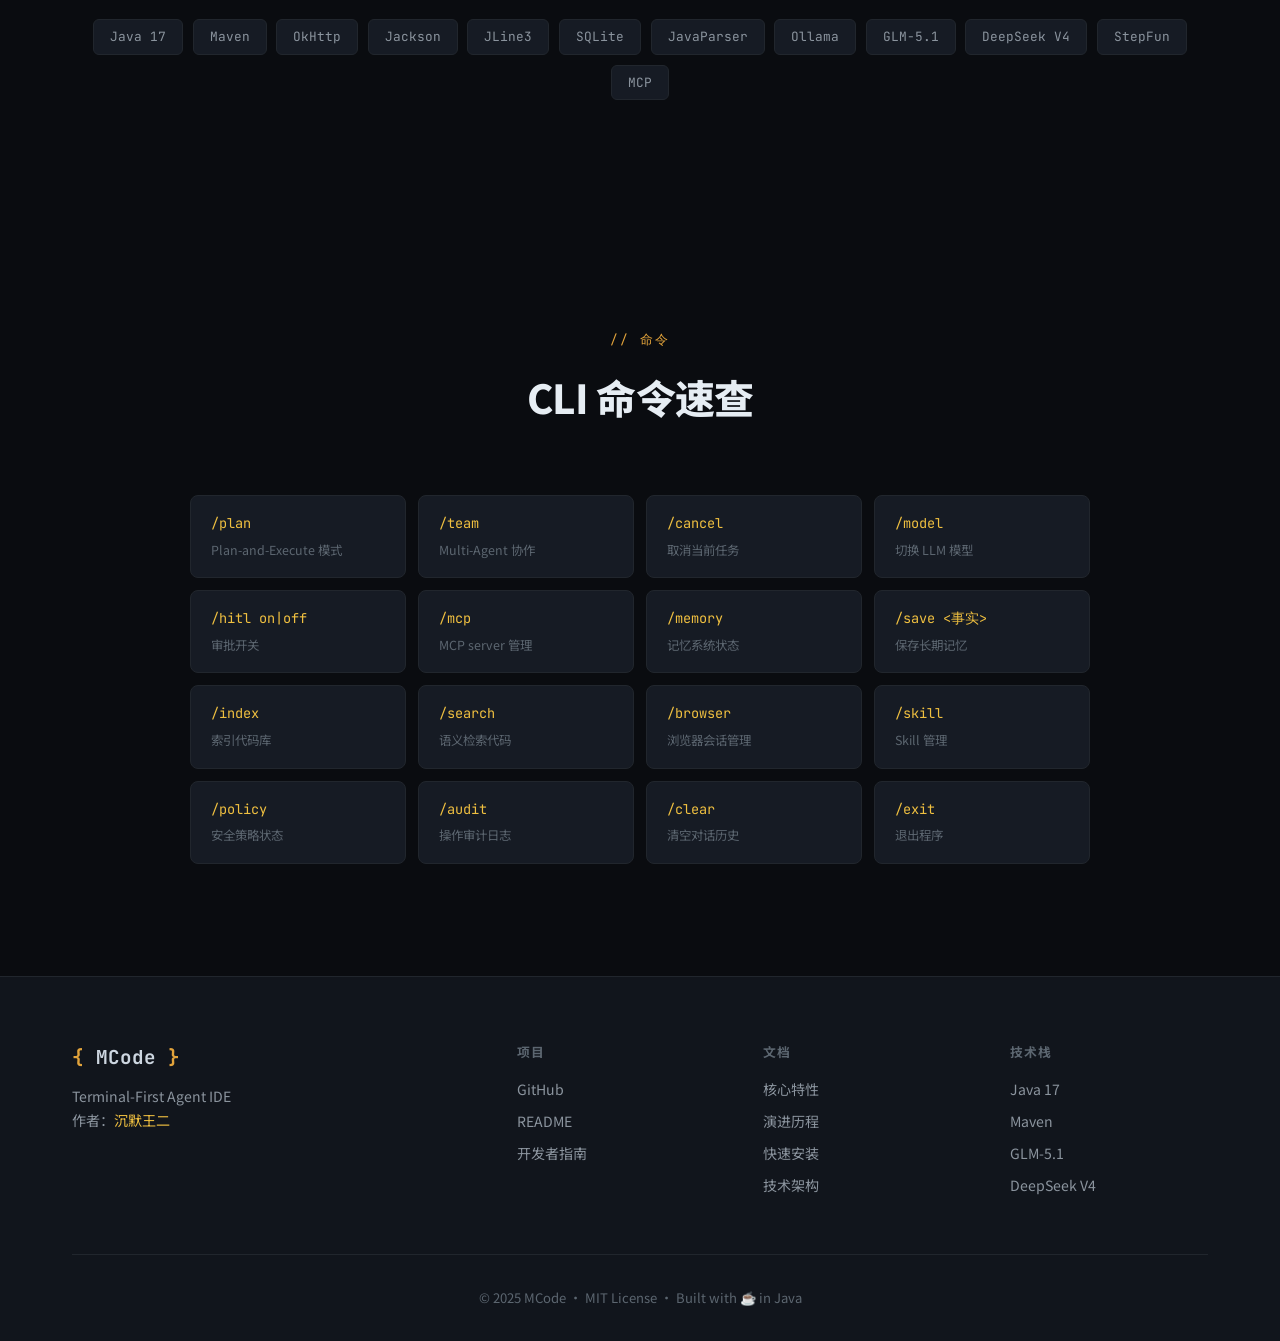
<file: docs/website/index.html>
<!DOCTYPE html>
<html lang="zh-CN">
<head>
  <meta charset="UTF-8">
  <meta name="viewport" content="width=device-width, initial-scale=1.0">
  <title>MCode · Terminal-First Agent IDE</title>
  <meta name="description" content="一个面向商业使用的 Java Agent CLI 产品，对标 Claude Code。从 ReAct 循环持续演进到完整 Agent 产品形态。">
  <link rel="preconnect" href="https://fonts.googleapis.com">
  <link rel="preconnect" href="https://fonts.gstatic.com" crossorigin>
  <link href="https://fonts.googleapis.com/css2?family=JetBrains+Mono:wght@400;500;600;700&family=Noto+Sans+SC:wght@300;400;500;700;900&display=swap" rel="stylesheet">
  <link rel="stylesheet" href="styles.css">
  <link rel="icon" href="data:image/svg+xml,<svg xmlns='http://www.w3.org/2000/svg' viewBox='0 0 100 100'><text y='.9em' font-size='90'>🅿️</text></svg>">
</head>
<body>
  <div class="noise-overlay"></div>

  <!-- Navigation -->
  <nav class="nav" id="nav">
    <div class="nav-inner">
      <a href="#" class="nav-logo">
        <span class="logo-bracket">{</span>
        <span class="logo-text">MCode</span>
        <span class="logo-bracket">}</span>
        <span class="logo-version">v16.1</span>
      </a>
      <div class="nav-links">
        <a href="#features">特性</a>
        <a href="#evolution">演进</a>
        <a href="#install">安装</a>
        <a href="#architecture">架构</a>
        <a href="https://github.com/itwanger/mcode" target="_blank" class="nav-gh" title="GitHub">
          <svg width="18" height="18" viewBox="0 0 16 16" fill="currentColor"><path d="M8 0C3.58 0 0 3.58 0 8c0 3.54 2.29 6.53 5.47 7.59.4.07.55-.17.55-.38 0-.19-.01-.82-.01-1.49-2.01.37-2.53-.49-2.69-.94-.09-.23-.48-.94-.82-1.13-.28-.15-.68-.52-.01-.53.63-.01 1.08.58 1.23.82.72 1.21 1.87.87 2.33.66.07-.52.28-.87.51-1.07-1.78-.2-3.64-.89-3.64-3.95 0-.87.31-1.59.82-2.15-.08-.2-.36-1.02.08-2.12 0 0 .67-.21 2.2.82.64-.18 1.32-.27 2-.27s1.36.09 2 .27c1.53-1.04 2.2-.82 2.2-.82.44 1.1.16 1.92.08 2.12.51.56.82 1.27.82 2.15 0 3.07-1.87 3.75-3.65 3.95.29.25.54.73.54 1.48 0 1.07-.01 1.93-.01 2.2 0 .21.15.46.55.38A8.01 8.01 0 0 0 16 8c0-4.42-3.58-8-8-8"/></svg>
          <span>Star</span>
        </a>
      </div>
    </div>
  </nav>

  <!-- Hero -->
  <section class="hero" id="hero">
    <div class="hero-grid">
      <div class="hero-content">
        <div class="hero-badge">
          <span class="badge-dot"></span>
          第 17 期进行中 · LSP 诊断注入
        </div>
        <h1 class="hero-title">
          <span class="title-line">一个住在终端里的</span>
          <span class="title-line title-accent">Java Agent IDE</span>
        </h1>
        <p class="hero-subtitle">
          MCode 是一款基于 Java 的开源命令行智能体，对标 Claude Code。
          从 ReAct 循环出发，已完成 <strong>16.1 期迭代</strong>，演进为支持
          多模型、多 Agent 协作、MCP 协议、浏览器自动化的完整 Agent 产品。
        </p>
        <div class="hero-actions">
          <a href="#install" class="btn btn-primary">
            <span class="btn-icon">↓</span>
            快速安装
          </a>
          <a href="https://github.com/itwanger/mcode" target="_blank" class="btn btn-secondary">
            <svg width="16" height="16" viewBox="0 0 16 16" fill="currentColor"><path d="M8 0C3.58 0 0 3.58 0 8c0 3.54 2.29 6.53 5.47 7.59.4.07.55-.17.55-.38 0-.19-.01-.82-.01-1.49-2.01.37-2.53-.49-2.69-.94-.09-.23-.48-.94-.82-1.13-.28-.15-.68-.52-.01-.53.63-.01 1.08.58 1.23.82.72 1.21 1.87.87 2.33.66.07-.52.28-.87.51-1.07-1.78-.2-3.64-.89-3.64-3.95 0-.87.31-1.59.82-2.15-.08-.2-.36-1.02.08-2.12 0 0 .67-.21 2.2.82.64-.18 1.32-.27 2-.27s1.36.09 2 .27c1.53-1.04 2.2-.82 2.2-.82.44 1.1.16 1.92.08 2.12.51.56.82 1.27.82 2.15 0 3.07-1.87 3.75-3.65 3.95.29.25.54.73.54 1.48 0 1.07-.01 1.93-.01 2.2 0 .21.15.46.55.38A8.01 8.01 0 0 0 16 8c0-4.42-3.58-8-8-8"/></svg>
            GitHub
          </a>
        </div>
        <div class="hero-stats">
          <div class="stat">
            <span class="stat-number">17</span>
            <span class="stat-label">迭代期数</span>
          </div>
          <div class="stat">
            <span class="stat-number">3+</span>
            <span class="stat-label">LLM 模型</span>
          </div>
          <div class="stat">
            <span class="stat-number">60+</span>
            <span class="stat-label">MCP 工具</span>
          </div>
          <div class="stat">
            <span class="stat-number">v16.1</span>
            <span class="stat-label">最新版本</span>
          </div>
        </div>
      </div>
      <div class="hero-terminal">
        <div class="terminal-window">
          <div class="terminal-header">
            <span class="terminal-dot dot-red"></span>
            <span class="terminal-dot dot-yellow"></span>
            <span class="terminal-dot dot-green"></span>
            <span class="terminal-title">MCode — zsh</span>
          </div>
          <div class="terminal-body">
            <div class="terminal-line"><span class="t-prompt">$</span> java -jar mcode.jar</div>
            <div class="terminal-line t-dim">╔══════════════════════════════════╗</div>
            <div class="terminal-line t-dim">║   <span class="t-accent">██████╗  █████╗ ██╗ ██████╗██╗</span> ║</div>
            <div class="terminal-line t-dim">║   <span class="t-accent">██╔══██╗██╔══██╗██║██╔════╝██║</span> ║</div>
            <div class="terminal-line t-dim">║   <span class="t-accent">██████╔╝███████║██║██║     ██║</span> ║</div>
            <div class="terminal-line t-dim">║   <span class="t-accent">██╔═══╝ ██╔══██║██║██║     ██║</span> ║</div>
            <div class="terminal-line t-dim">║   <span class="t-accent">██║     ██║  ██║██║╚██████╗██║</span> ║</div>
            <div class="terminal-line t-dim">╚══════════════════════════════════╝</div>
            <div class="terminal-line t-green">✅ API Key 已加载</div>
            <div class="terminal-line t-green">🔄 使用 ReAct 模式</div>
            <div class="terminal-line"><span class="t-prompt">👤 你:</span> <span class="t-cursor">▊</span></div>
          </div>
        </div>
      </div>
    </div>
  </section>

  <!-- What is MCode -->
  <section class="section section-about" id="about">
    <div class="container">
      <div class="section-header">
        <span class="section-label">// 关于</span>
        <h2>什么是 MCode？</h2>
      </div>
      <div class="about-grid">
        <div class="about-card">
          <div class="about-icon">🎯</div>
          <h3>对标 Claude Code</h3>
          <p>以 Claude Code 为产品标杆，打造 Java 生态下最强大的终端 Agent。从第 1 期 ReAct 单代理循环，一路演进到第 16 期 TUI 产品化。</p>
        </div>
        <div class="about-card">
          <div class="about-icon">☕</div>
          <h3>纯 Java 实现</h3>
          <p>基于 Java 17 + Maven 构建，零外部运行时依赖。OkHttp 做 HTTP 通信，Jackson 序列化，JLine3 做终端交互，SQLite 持久化。</p>
        </div>
        <div class="about-card">
          <div class="about-icon">🧠</div>
          <h3>多模型支持</h3>
          <p>内置 GLM-5.1（200K）、DeepSeek V4（1M）、StepFun（256K）三个 LLM 客户端，<code>/model</code> 命令运行时热切换。</p>
        </div>
        <div class="about-card">
          <div class="about-icon">🛡️</div>
          <h3>安全可审计</h3>
          <p>HITL 人工审批 + 路径围栏 + 命令黑名单 + 操作审计。不是沙箱，但提供生产可用的安全模型。</p>
        </div>
      </div>
    </div>
  </section>

  <!-- Features -->
  <section class="section section-features" id="features">
    <div class="container">
      <div class="section-header">
        <span class="section-label">// 能力</span>
        <h2>核心特性</h2>
        <p class="section-desc">16.1 期已完成，21 期路线持续扩展 Agent 产品能力矩阵</p>
      </div>
      <div class="features-grid">
        <div class="feature-card">
          <div class="feature-number">01</div>
          <h3>ReAct 循环</h3>
          <p>思考 → 行动 → 观察，支持流式推理展示、工具调用、对话历史管理、长上下文自动压缩。</p>
          <div class="feature-tags">
            <span>流式输出</span><span>工具调用</span><span>上下文压缩</span>
          </div>
        </div>
        <div class="feature-card">
          <div class="feature-number">02</div>
          <h3>Plan & Execute</h3>
          <p>复杂任务先规划再执行，DAG 依赖拓扑排序，并行批次推进，支持用户审阅与补充。</p>
          <div class="feature-tags">
            <span>DAG</span><span>并行执行</span><span>人工审阅</span>
          </div>
        </div>
        <div class="feature-card">
          <div class="feature-number">03</div>
          <h3>Multi-Agent 协作</h3>
          <p>规划者 + 执行者 + 检查者，主从架构编排，审查不过自动重试，Worker 并发执行。</p>
          <div class="feature-tags">
            <span>编排器</span><span>角色分工</span><span>质量审查</span>
          </div>
        </div>
        <div class="feature-card">
          <div class="feature-number">04</div>
          <h3>Memory 系统</h3>
          <p>短期记忆 + 长期记忆 + 摘要压缩 + 事实提取。跨会话复用稳定知识，智能检索相关上下文。</p>
          <div class="feature-tags">
            <span>长期记忆</span><span>摘要压缩</span><span>事实提取</span>
          </div>
        </div>
        <div class="feature-card">
          <div class="feature-number">05</div>
          <h3>RAG 检索</h3>
          <p>代码向量化 + SQLite 向量存储 + 语义检索 + AST 关系图谱。自然语言搜代码，理解代码结构。</p>
          <div class="feature-tags">
            <span>Embedding</span><span>语义搜索</span><span>代码图谱</span>
          </div>
        </div>
        <div class="feature-card">
          <div class="feature-number">06</div>
          <h3>HITL 审批</h3>
          <p>危险操作（写文件 / 执行命令 / 创建项目）人工审批。单字符交互：批准 / 放行 / 拒绝 / 跳过 / 改参。</p>
          <div class="feature-tags">
            <span>安全审批</span><span>路径围栏</span><span>操作审计</span>
          </div>
        </div>
        <div class="feature-card">
          <div class="feature-number">07</div>
          <h3>MCP 协议</h3>
          <p>支持 stdio 子进程 + Streamable HTTP 双传输。自动注册 60+ MCP 工具，resources 双轨与 @-mention。</p>
          <div class="feature-tags">
            <span>stdio</span><span>Streamable HTTP</span><span>resources</span>
          </div>
        </div>
        <div class="feature-card">
          <div class="feature-number">08</div>
          <h3>Chrome DevTools</h3>
          <p>集成 chrome-devtools-mcp，支持导航 / 快照 / 点击 / 填表 / 脚本执行。CDP 会话复用，登录态访问。</p>
          <div class="feature-tags">
            <span>浏览器自动化</span><span>登录态复用</span><span>SPA 渲染</span>
          </div>
        </div>
        <div class="feature-card">
          <div class="feature-number">09</div>
          <h3>联网能力</h3>
          <p>web_search（智谱 / SerpAPI / SearXNG）+ web_fetch（readability 提取 → Markdown）。安全策略内置。</p>
          <div class="feature-tags">
            <span>联网搜索</span><span>网页抓取</span><span>安全策略</span>
          </div>
        </div>
        <div class="feature-card">
          <div class="feature-number">10</div>
          <h3>TUI 产品化</h3>
          <p>三种 Renderer：inline 流式（默认）/ lanterna 全屏 / plain 兜底。行内折叠、diff、状态栏。</p>
          <div class="feature-tags">
            <span>inline TUI</span><span>lanterna</span><span>行内 diff</span>
          </div>
        </div>
        <div class="feature-card">
          <div class="feature-number">11</div>
          <h3>Skill 系统</h3>
          <p>从硬编码提示词中抽出可复用单元。SKILL.md 决策手册 + references 资料库 + 内置 web-access skill。</p>
          <div class="feature-tags">
            <span>可复用</span><span>三层加载</span><span>站点经验</span>
          </div>
        </div>
        <div class="feature-card">
          <div class="feature-number">12</div>
          <h3>长上下文工程</h3>
          <p>short / balanced / long 三种模式，自适应 RAG topK、MCP 索引注入。1M token window 支持。</p>
          <div class="feature-tags">
            <span>1M context</span><span>自适应</span><span>prompt cache</span>
          </div>
        </div>
      </div>
    </div>
  </section>

  <!-- Evolution -->
  <section class="section section-evolution" id="evolution">
    <div class="container">
      <div class="section-header">
        <span class="section-label">// 演进</span>
        <h2>21 期路线进度</h2>
        <p class="section-desc">从 ReAct 到完整 Agent 产品，每一期都是质的飞跃</p>
      </div>
      <div class="timeline">
        <div class="timeline-line"></div>
        <div class="timeline-items">
          <div class="tl-item">
            <div class="tl-marker"><span>01</span></div>
            <div class="tl-content">
              <h4>ReAct Agent CLI</h4>
              <p>单轮对话驱动的 ReAct 循环，支持文件操作、Shell 命令、项目创建。基础工具集建立。</p>
            </div>
          </div>
          <div class="tl-item">
            <div class="tl-marker"><span>02</span></div>
            <div class="tl-content">
              <h4>Plan-and-Execute + DAG</h4>
              <p>复杂任务规划能力。先拆解、再按依赖顺序执行，支持计划确认与补充。</p>
            </div>
          </div>
          <div class="tl-item">
            <div class="tl-marker"><span>03</span></div>
            <div class="tl-content">
              <h4>Memory + 上下文工程</h4>
              <p>短期 / 长期记忆、摘要压缩、事实提取、Token 预算管理。跨会话知识复用。</p>
            </div>
          </div>
          <div class="tl-item">
            <div class="tl-marker"><span>04</span></div>
            <div class="tl-content">
              <h4>RAG 检索 + 代码库理解</h4>
              <p>代码向量化、SQLite 向量存储、语义检索、AST 关系图谱。自然语言搜代码。</p>
            </div>
          </div>
          <div class="tl-item">
            <div class="tl-marker"><span>05</span></div>
            <div class="tl-content">
              <h4>Multi-Agent 协作</h4>
              <p>规划者 + 执行者 + 检查者，主从编排。审查未通过自动重试，Worker 并发。</p>
            </div>
          </div>
          <div class="tl-item">
            <div class="tl-marker"><span>06</span></div>
            <div class="tl-content">
              <h4>HITL 人工审批</h4>
              <p>危险操作审批流。路径围栏、命令黑名单、操作审计。三级危险等级。</p>
            </div>
          </div>
          <div class="tl-item">
            <div class="tl-marker"><span>07</span></div>
            <div class="tl-content">
              <h4>异步执行 + 并行工具</h4>
              <p>同一轮多工具并行执行。Plan / Team 按依赖批次并发。统一超时与取消。</p>
            </div>
          </div>
          <div class="tl-item">
            <div class="tl-marker"><span>08</span></div>
            <div class="tl-content">
              <h4>多模型适配</h4>
              <p>GLM-5.1 / DeepSeek V4 / StepFun 三模型。<code>/model</code> 运行时热切换。</p>
            </div>
          </div>
          <div class="tl-item">
            <div class="tl-marker"><span>09</span></div>
            <div class="tl-content">
              <h4>联网能力</h4>
              <p>web_search（三 provider）+ web_fetch（readability 提取）。内置安全策略。</p>
            </div>
          </div>
          <div class="tl-item">
            <div class="tl-marker"><span>10</span></div>
            <div class="tl-content">
              <h4>MCP 协议核心</h4>
              <p>stdio + Streamable HTTP 双传输。自动注册工具，schema 清洗。</p>
            </div>
          </div>
          <div class="tl-item">
            <div class="tl-marker"><span>11</span></div>
            <div class="tl-content">
              <h4>MCP 高级能力</h4>
              <p>resources 双轨、prompts 查看、@-mention、被动通知、运行中取消。</p>
            </div>
          </div>
          <div class="tl-item">
            <div class="tl-marker"><span>12</span></div>
            <div class="tl-content">
              <h4>长上下文工程</h4>
              <p>三种上下文模式、动态预算、prompt cache 可见化。DeepSeek V4 1M window。</p>
            </div>
          </div>
          <div class="tl-item">
            <div class="tl-marker"><span>13</span></div>
            <div class="tl-content">
              <h4>Chrome DevTools MCP</h4>
              <p>集成 chrome-devtools-mcp。浏览器导航、快照、点击、填表。SPA / 防爬墙覆盖。</p>
            </div>
          </div>
          <div class="tl-item">
            <div class="tl-marker"><span>14</span></div>
            <div class="tl-content">
              <h4>CDP 会话复用</h4>
              <p>登录态访问、敏感页面策略、<code>/browser</code> 命令组。复用日常 Chrome。</p>
            </div>
          </div>
          <div class="tl-item">
            <div class="tl-marker"><span>15</span></div>
            <div class="tl-content">
              <h4>Skill 系统</h4>
              <p>SKILL.md 决策手册 + references 资料库。内置 web-access skill，站点经验可积累。</p>
            </div>
          </div>
          <div class="tl-item">
            <div class="tl-marker"><span>16</span></div>
            <div class="tl-content">
              <h4>TUI 产品化</h4>
              <p>Renderer 接口 + 三种实现（inline / lanterna / plain）。行内折叠、diff、状态栏。</p>
            </div>
          </div>
          <div class="tl-item tl-item-next">
            <div class="tl-marker tl-marker-next"><span>17</span></div>
            <div class="tl-content">
              <h4>LSP 诊断注入 <span class="tl-badge">进行中</span></h4>
              <p>Agent 改完代码后，自动收集编译诊断并在下一轮推理前注入。</p>
            </div>
          </div>
          <div class="tl-item tl-item-planned">
            <div class="tl-marker tl-marker-planned"><span>18</span></div>
            <div class="tl-content">
              <h4>Git Side-History 快照与回滚 <span class="tl-badge tl-badge-planned">计划</span></h4>
              <p>Turn 粒度自动快照，支持不污染用户 Git 历史的一键恢复。</p>
            </div>
          </div>
          <div class="tl-item tl-item-planned">
            <div class="tl-marker tl-marker-planned"><span>19</span></div>
            <div class="tl-content">
              <h4>Prompt 分层架构 <span class="tl-badge tl-badge-planned">计划</span></h4>
              <p>把硬编码 system prompt 拆成可维护、可覆盖的 Markdown 分层。</p>
            </div>
          </div>
          <div class="tl-item tl-item-planned">
            <div class="tl-marker tl-marker-planned"><span>20</span></div>
            <div class="tl-content">
              <h4>异步后台任务 + Runtime API <span class="tl-badge tl-badge-planned">计划</span></h4>
              <p>持久化任务队列与 HTTP/SSE Runtime API，面向无头和集成场景。</p>
            </div>
          </div>
          <div class="tl-item tl-item-planned">
            <div class="tl-marker tl-marker-planned"><span>21</span></div>
            <div class="tl-content">
              <h4>图片复制粘贴输入 <span class="tl-badge tl-badge-planned">计划</span></h4>
              <p>在安全网和架构就绪后，再接通截图、图片和图表的 图片输入。</p>
            </div>
          </div>
        </div>
      </div>
    </div>
  </section>

  <!-- Install -->
  <section class="section section-install" id="install">
    <div class="container">
      <div class="section-header">
        <span class="section-label">// 开始</span>
        <h2>快速安装</h2>
        <p class="section-desc">Java 17 + Maven，三分钟跑起来</p>
      </div>
      <div class="install-steps">
        <div class="install-step">
          <div class="step-number">1</div>
          <div class="step-content">
            <h4>配置 API Key</h4>
            <div class="code-block">
              <div class="code-header"><span>terminal</span></div>
              <pre><code>cp .env.example .env
<span class="c-comment"># 编辑 .env，填入 API Key</span>
<span class="c-key">GLM_API_KEY</span>=your_api_key_here
<span class="c-key">DEEPSEEK_API_KEY</span>=your_deepseek_key_here
<span class="c-key">STEP_API_KEY</span>=your_step_key_here</code></pre>
            </div>
          </div>
        </div>
        <div class="install-step">
          <div class="step-number">2</div>
          <div class="step-content">
            <h4>编译运行</h4>
            <div class="code-block">
              <div class="code-header"><span>terminal</span></div>
              <pre><code><span class="c-comment"># 编译打包</span>
mvn clean package

<span class="c-comment"># 启动 MCode</span>
java -jar target/mcode-1.0-SNAPSHOT.jar

<span class="c-comment"># 或直接运行（无需先 package）</span>
mvn clean compile exec:java \
  -Dexec.mainClass=<span class="c-string">"com.mcode.cli.Main"</span></code></pre>
            </div>
          </div>
        </div>
        <div class="install-step">
          <div class="step-number">3</div>
          <div class="step-content">
            <h4>开始使用</h4>
            <div class="code-block">
              <div class="code-header"><span>MCode session</span></div>
              <pre><code><span class="c-dim">╔══════════════════════════════════╗
║   MCode  v16.1.0              ║
╚══════════════════════════════════╝</span>

✅ <span class="c-green">API Key 已加载</span>
🔄 <span class="c-green">使用 ReAct 模式</span>

<span class="c-prompt">👤 你:</span> 创建一个 Java 项目叫 myapp

<span class="c-prompt">🤖 回复:</span>
已成功创建 Java 项目 "myapp"，
包含完整的 Maven 结构。</code></pre>
            </div>
          </div>
        </div>
      </div>
      <div class="install-extra">
        <p>可选：配置 MCP server（默认自动创建 chrome-devtools 配置）</p>
        <div class="code-block">
          <div class="code-header"><span>~/.mcode/mcp.json</span></div>
          <pre><code>{
  <span class="c-key">"mcpServers"</span>: {
    <span class="c-key">"chrome-devtools"</span>: {
      <span class="c-key">"command"</span>: <span class="c-string">"npx"</span>,
      <span class="c-key">"args"</span>: [<span class="c-string">"-y"</span>, <span class="c-string">"chrome-devtools-mcp@latest"</span>]
    }
  }
}</code></pre>
        </div>
      </div>
    </div>
  </section>

  <!-- Architecture -->
  <section class="section section-arch" id="architecture">
    <div class="container">
      <div class="section-header">
        <span class="section-label">// 架构</span>
        <h2>技术架构</h2>
        <p class="section-desc">清晰的分层设计，每个模块职责明确</p>
      </div>
      <div class="arch-diagram">
        <div class="arch-layer arch-layer-top">
          <div class="arch-box arch-cli">CLI · TUI</div>
          <div class="arch-arrow">→</div>
          <div class="arch-box arch-agent">Agent 核心</div>
        </div>
        <div class="arch-layer arch-layer-mid">
          <div class="arch-box arch-plan">Plan</div>
          <div class="arch-box arch-tool">Tool</div>
          <div class="arch-box arch-memory">Memory</div>
          <div class="arch-box arch-rag">RAG</div>
          <div class="arch-box arch-skill">Skill</div>
          <div class="arch-box arch-hitl">HITL</div>
        </div>
        <div class="arch-layer arch-layer-bot">
          <div class="arch-box arch-mcp">MCP</div>
          <div class="arch-box arch-web">Web</div>
          <div class="arch-box arch-llm">LLM</div>
          <div class="arch-box arch-context">Context</div>
          <div class="arch-box arch-policy">Policy</div>
          <div class="arch-box arch-browser">Browser</div>
        </div>
      </div>
      <div class="tech-stack">
        <h4>技术栈</h4>
        <div class="tech-tags">
          <span>Java 17</span><span>Maven</span><span>OkHttp</span><span>Jackson</span>
          <span>JLine3</span><span>SQLite</span><span>JavaParser</span><span>Ollama</span>
          <span>GLM-5.1</span><span>DeepSeek V4</span><span>StepFun</span><span>MCP</span>
        </div>
      </div>
    </div>
  </section>

  <!-- Commands Reference -->
  <section class="section section-commands" id="commands">
    <div class="container">
      <div class="section-header">
        <span class="section-label">// 命令</span>
        <h2>CLI 命令速查</h2>
      </div>
      <div class="commands-grid">
        <div class="cmd-card">
          <code>/plan</code>
          <span>Plan-and-Execute 模式</span>
        </div>
        <div class="cmd-card">
          <code>/team</code>
          <span>Multi-Agent 协作</span>
        </div>
        <div class="cmd-card">
          <code>/cancel</code>
          <span>取消当前任务</span>
        </div>
        <div class="cmd-card">
          <code>/model</code>
          <span>切换 LLM 模型</span>
        </div>
        <div class="cmd-card">
          <code>/hitl on|off</code>
          <span>审批开关</span>
        </div>
        <div class="cmd-card">
          <code>/mcp</code>
          <span>MCP server 管理</span>
        </div>
        <div class="cmd-card">
          <code>/memory</code>
          <span>记忆系统状态</span>
        </div>
        <div class="cmd-card">
          <code>/save &lt;事实&gt;</code>
          <span>保存长期记忆</span>
        </div>
        <div class="cmd-card">
          <code>/index</code>
          <span>索引代码库</span>
        </div>
        <div class="cmd-card">
          <code>/search</code>
          <span>语义检索代码</span>
        </div>
        <div class="cmd-card">
          <code>/browser</code>
          <span>浏览器会话管理</span>
        </div>
        <div class="cmd-card">
          <code>/skill</code>
          <span>Skill 管理</span>
        </div>
        <div class="cmd-card">
          <code>/policy</code>
          <span>安全策略状态</span>
        </div>
        <div class="cmd-card">
          <code>/audit</code>
          <span>操作审计日志</span>
        </div>
        <div class="cmd-card">
          <code>/clear</code>
          <span>清空对话历史</span>
        </div>
        <div class="cmd-card">
          <code>/exit</code>
          <span>退出程序</span>
        </div>
      </div>
    </div>
  </section>

  <!-- Footer -->
  <footer class="footer">
    <div class="container">
      <div class="footer-grid">
        <div class="footer-brand">
          <div class="footer-logo">
            <span class="logo-bracket">{</span>
            <span>MCode</span>
            <span class="logo-bracket">}</span>
          </div>
          <p>Terminal-First Agent IDE<br>作者：<a href="https://github.com/itwanger" target="_blank">沉默王二</a></p>
        </div>
        <div class="footer-links">
          <h5>项目</h5>
          <a href="https://github.com/itwanger/mcode" target="_blank">GitHub</a>
          <a href="https://github.com/itwanger/mcode/blob/main/README.md" target="_blank">README</a>
          <a href="https://github.com/itwanger/mcode/blob/main/AGENTS.md" target="_blank">开发者指南</a>
        </div>
        <div class="footer-links">
          <h5>文档</h5>
          <a href="#features">核心特性</a>
          <a href="#evolution">演进历程</a>
          <a href="#install">快速安装</a>
          <a href="#architecture">技术架构</a>
        </div>
        <div class="footer-links">
          <h5>技术栈</h5>
          <span>Java 17</span>
          <span>Maven</span>
          <span>GLM-5.1</span>
          <span>DeepSeek V4</span>
        </div>
      </div>
      <div class="footer-bottom">
        <p>&copy; 2025 MCode · MIT License · Built with ☕ in Java</p>
      </div>
    </div>
  </footer>

  <script src="script.js"></script>
</body>
</html>
</file>
<file: docs/website/styles.css>
/* ═══════════════════════════════════════════════════════
   MCode · Terminal-First Agent IDE — 官方网站样式
   Design: 终端暗色主题 + 琥珀金强调 + 代码美学
   ═══════════════════════════════════════════════════════ */

/* ── CSS Variables ─────────────────────────────── */
:root {
  --bg-primary: #0a0c10;
  --bg-secondary: #11151c;
  --bg-card: #161b24;
  --bg-code: #1a1f2a;
  --bg-terminal: #0d1117;
  --bg-nav: rgba(10, 12, 16, 0.92);

  --border: #21262d;
  --border-hover: #30363d;

  --text-primary: #cdd6e0;
  --text-secondary: #8b949e;
  --text-muted: #5c6670;

  --accent: #e2a33b;
  --accent-soft: #e2a33b22;
  --accent-glow: #e2a33b44;
  --accent-text: #f0c040;

  --blue: #5294e2;
  --green: #8cc265;
  --green-dim: #8cc26588;
  --red: #e55561;
  --yellow: #e5c07b;
  --purple: #c678dd;
  --cyan: #56b6c2;

  --font-mono: 'JetBrains Mono', 'Fira Code', 'Cascadia Code', monospace;
  --font-sans: 'Noto Sans SC', -apple-system, BlinkMacSystemFont, 'Segoe UI', sans-serif;

  --radius: 8px;
  --radius-lg: 16px;
  --transition: 0.25s cubic-bezier(0.4, 0, 0.2, 1);
  --transition-slow: 0.5s cubic-bezier(0.4, 0, 0.2, 1);

  --max-width: 1200px;
  --nav-height: 64px;
}

/* ── Reset & Base ──────────────────────────────── */
*, *::before, *::after {
  box-sizing: border-box;
  margin: 0;
  padding: 0;
}

html {
  scroll-behavior: smooth;
  scroll-padding-top: var(--nav-height);
}

body {
  font-family: var(--font-sans);
  background: var(--bg-primary);
  color: var(--text-primary);
  line-height: 1.7;
  -webkit-font-smoothing: antialiased;
  -moz-osx-font-smoothing: grayscale;
  overflow-x: hidden;
}

a {
  color: var(--blue);
  text-decoration: none;
  transition: color var(--transition);
}
a:hover { color: var(--accent-text); }

code {
  font-family: var(--font-mono);
  font-size: 0.9em;
  background: var(--bg-code);
  padding: 2px 6px;
  border-radius: 4px;
  color: var(--accent-text);
}

strong { color: #e6edf3; font-weight: 600; }

img { max-width: 100%; }

/* ── Noise Overlay ─────────────────────────────── */
.noise-overlay {
  position: fixed;
  top: 0; left: 0; right: 0; bottom: 0;
  opacity: 0.025;
  pointer-events: none;
  z-index: 9999;
  background-image: url("data:image/svg+xml,%3Csvg viewBox='0 0 256 256' xmlns='http://www.w3.org/2000/svg'%3E%3Cfilter id='noise'%3E%3CfeTurbulence type='fractalNoise' baseFrequency='0.9' numOctaves='4' stitchTiles='stitch'/%3E%3C/filter%3E%3Crect width='100%25' height='100%25' filter='url(%23noise)'/%3E%3C/svg%3E");
  background-size: 256px 256px;
}

/* ── Container ─────────────────────────────────── */
.container {
  max-width: var(--max-width);
  margin: 0 auto;
  padding: 0 2rem;
}

/* ── Section Header ────────────────────────────── */
.section {
  padding: 7rem 0;
  position: relative;
}

.section-header {
  text-align: center;
  margin-bottom: 4rem;
}

.section-label {
  display: inline-block;
  font-family: var(--font-mono);
  font-size: 0.8rem;
  color: var(--accent);
  text-transform: uppercase;
  letter-spacing: 0.15em;
  margin-bottom: 0.75rem;
}

.section-header h2 {
  font-size: 2.5rem;
  font-weight: 800;
  letter-spacing: -0.02em;
  color: #e6edf3;
}

.section-desc {
  margin-top: 0.75rem;
  color: var(--text-secondary);
  font-size: 1.1rem;
}

/* ── Navigation ────────────────────────────────── */
.nav {
  position: fixed;
  top: 0; left: 0; right: 0;
  height: var(--nav-height);
  background: var(--bg-nav);
  backdrop-filter: blur(16px);
  -webkit-backdrop-filter: blur(16px);
  border-bottom: 1px solid var(--border);
  z-index: 1000;
  transition: background var(--transition), border var(--transition);
}

.nav.scrolled {
  background: rgba(10, 12, 16, 0.97);
  border-bottom-color: var(--border-hover);
}

.nav-inner {
  max-width: var(--max-width);
  margin: 0 auto;
  padding: 0 2rem;
  height: 100%;
  display: flex;
  align-items: center;
  justify-content: space-between;
}

.nav-logo {
  display: flex;
  align-items: center;
  gap: 2px;
  font-family: var(--font-mono);
  font-size: 1.1rem;
  font-weight: 700;
  color: var(--text-primary);
  text-decoration: none;
}

.logo-bracket { color: var(--accent); }
.logo-text { color: var(--text-primary); }
.logo-version {
  font-size: 0.7rem;
  color: var(--text-muted);
  margin-left: 6px;
  padding: 2px 6px;
  background: var(--bg-card);
  border-radius: 4px;
  border: 1px solid var(--border);
}

.nav-links {
  display: flex;
  align-items: center;
  gap: 1.5rem;
}

.nav-links a {
  font-size: 0.9rem;
  color: var(--text-secondary);
  transition: color var(--transition);
}
.nav-links a:hover { color: var(--text-primary); }

.nav-gh {
  display: flex;
  align-items: center;
  gap: 0.4rem;
  padding: 6px 14px;
  background: var(--bg-card);
  border: 1px solid var(--border);
  border-radius: 6px;
  font-size: 0.85rem;
  color: var(--text-secondary) !important;
  transition: all var(--transition);
}
.nav-gh:hover {
  border-color: var(--border-hover);
  color: var(--text-primary) !important;
}

/* ── Hero ──────────────────────────────────────── */
.hero {
  min-height: 100vh;
  display: flex;
  align-items: center;
  padding: calc(var(--nav-height) + 4rem) 2rem 4rem;
  position: relative;
  overflow: hidden;
}

.hero::before {
  content: '';
  position: absolute;
  top: -50%;
  right: -20%;
  width: 800px;
  height: 800px;
  background: radial-gradient(circle, var(--accent-soft) 0%, transparent 70%);
  pointer-events: none;
}

.hero-grid {
  max-width: var(--max-width);
  margin: 0 auto;
  display: grid;
  grid-template-columns: 1fr 1fr;
  gap: 4rem;
  align-items: center;
  width: 100%;
}

.hero-content {
  position: relative;
  z-index: 1;
}

.hero-badge {
  display: inline-flex;
  align-items: center;
  gap: 0.5rem;
  font-size: 0.85rem;
  color: var(--accent-text);
  background: var(--accent-soft);
  border: 1px solid var(--accent-glow);
  padding: 6px 16px;
  border-radius: 20px;
  margin-bottom: 1.5rem;
  font-family: var(--font-mono);
  font-size: 0.8rem;
}

.badge-dot {
  width: 8px;
  height: 8px;
  background: var(--accent);
  border-radius: 50%;
  animation: pulse-dot 2s ease-in-out infinite;
}

@keyframes pulse-dot {
  0%, 100% { opacity: 1; box-shadow: 0 0 0 0 var(--accent-glow); }
  50% { opacity: 0.7; box-shadow: 0 0 0 6px transparent; }
}

.hero-title {
  font-size: 3.2rem;
  font-weight: 900;
  line-height: 1.15;
  letter-spacing: -0.03em;
  margin-bottom: 1.5rem;
}

.title-line {
  display: block;
}

.title-accent {
  background: linear-gradient(135deg, var(--accent-text) 0%, var(--accent) 50%, #d4892a 100%);
  -webkit-background-clip: text;
  -webkit-text-fill-color: transparent;
  background-clip: text;
}

.hero-subtitle {
  font-size: 1.1rem;
  color: var(--text-secondary);
  line-height: 1.8;
  margin-bottom: 2rem;
  max-width: 500px;
}

.hero-actions {
  display: flex;
  gap: 1rem;
  margin-bottom: 3rem;
}

.btn {
  display: inline-flex;
  align-items: center;
  gap: 0.5rem;
  padding: 12px 24px;
  border-radius: 8px;
  font-size: 0.95rem;
  font-weight: 600;
  font-family: var(--font-sans);
  transition: all var(--transition);
  cursor: pointer;
}

.btn-primary {
  background: var(--accent);
  color: #0a0c10;
  border: none;
}
.btn-primary:hover {
  background: #f0c040;
  color: #0a0c10;
  transform: translateY(-1px);
  box-shadow: 0 4px 20px var(--accent-glow);
}

.btn-secondary {
  background: var(--bg-card);
  color: var(--text-primary);
  border: 1px solid var(--border);
}
.btn-secondary:hover {
  border-color: var(--border-hover);
  background: #1c2330;
  color: var(--text-primary);
  transform: translateY(-1px);
}

.btn-icon {
  font-size: 1rem;
}

/* Hero Stats */
.hero-stats {
  display: flex;
  gap: 2.5rem;
}

.stat {
  display: flex;
  flex-direction: column;
}

.stat-number {
  font-family: var(--font-mono);
  font-size: 1.6rem;
  font-weight: 700;
  color: var(--accent-text);
}

.stat-label {
  font-size: 0.8rem;
  color: var(--text-muted);
  margin-top: 2px;
}

/* Hero Terminal */
.hero-terminal {
  position: relative;
  z-index: 1;
}

.terminal-window {
  background: var(--bg-terminal);
  border: 1px solid var(--border);
  border-radius: var(--radius-lg);
  overflow: hidden;
  box-shadow: 0 20px 60px rgba(0,0,0,0.5), 0 0 0 1px rgba(226,163,59,0.05);
  transition: transform var(--transition-slow), box-shadow var(--transition-slow);
}

.terminal-window:hover {
  transform: translateY(-2px);
  box-shadow: 0 24px 70px rgba(0,0,0,0.6), 0 0 0 1px rgba(226,163,59,0.1);
}

.terminal-header {
  display: flex;
  align-items: center;
  gap: 8px;
  padding: 12px 16px;
  background: #161b24;
  border-bottom: 1px solid var(--border);
}

.terminal-dot {
  width: 12px;
  height: 12px;
  border-radius: 50%;
}
.dot-red { background: #e55561; }
.dot-yellow { background: #e5c07b; }
.dot-green { background: #8cc265; }

.terminal-title {
  margin-left: 8px;
  font-family: var(--font-mono);
  font-size: 0.75rem;
  color: var(--text-muted);
}

.terminal-body {
  padding: 20px;
  font-family: var(--font-mono);
  font-size: 0.82rem;
  line-height: 1.8;
}

.terminal-line {
  color: var(--text-secondary);
}

.t-prompt { color: var(--green); }
.t-dim { color: var(--text-muted); }
.t-accent { color: var(--accent-text); }
.t-green { color: var(--green); }

.t-cursor {
  display: inline-block;
  color: var(--accent-text);
  animation: blink 1s step-end infinite;
}

@keyframes blink {
  0%, 100% { opacity: 1; }
  50% { opacity: 0; }
}

/* ── About Section ─────────────────────────────── */
.section-about {
  background: var(--bg-secondary);
  border-top: 1px solid var(--border);
  border-bottom: 1px solid var(--border);
}

.about-grid {
  display: grid;
  grid-template-columns: repeat(4, 1fr);
  gap: 1.5rem;
}

.about-card {
  background: var(--bg-card);
  border: 1px solid var(--border);
  border-radius: var(--radius-lg);
  padding: 2rem;
  transition: all var(--transition);
}

.about-card:hover {
  border-color: var(--border-hover);
  transform: translateY(-2px);
  box-shadow: 0 8px 30px rgba(0,0,0,0.3);
}

.about-icon {
  font-size: 2rem;
  margin-bottom: 1rem;
}

.about-card h3 {
  font-size: 1.05rem;
  font-weight: 700;
  margin-bottom: 0.75rem;
  color: #e6edf3;
}

.about-card p {
  font-size: 0.9rem;
  color: var(--text-secondary);
  line-height: 1.7;
}

/* ── Features Grid ─────────────────────────────── */
.features-grid {
  display: grid;
  grid-template-columns: repeat(3, 1fr);
  gap: 1.25rem;
}

.feature-card {
  background: var(--bg-card);
  border: 1px solid var(--border);
  border-radius: var(--radius-lg);
  padding: 1.75rem;
  transition: all var(--transition);
  position: relative;
  overflow: hidden;
}

.feature-card::before {
  content: '';
  position: absolute;
  top: 0; left: 0; right: 0;
  height: 2px;
  background: linear-gradient(90deg, transparent, var(--accent), transparent);
  opacity: 0;
  transition: opacity var(--transition);
}

.feature-card:hover {
  border-color: var(--border-hover);
  transform: translateY(-2px);
  box-shadow: 0 8px 30px rgba(0,0,0,0.3);
}

.feature-card:hover::before {
  opacity: 1;
}

.feature-number {
  font-family: var(--font-mono);
  font-size: 0.75rem;
  color: var(--accent);
  margin-bottom: 0.75rem;
  opacity: 0.7;
}

.feature-card h3 {
  font-size: 1.05rem;
  font-weight: 700;
  margin-bottom: 0.5rem;
  color: #e6edf3;
}

.feature-card p {
  font-size: 0.88rem;
  color: var(--text-secondary);
  line-height: 1.65;
  margin-bottom: 1rem;
}

.feature-tags {
  display: flex;
  flex-wrap: wrap;
  gap: 0.4rem;
}

.feature-tags span {
  font-size: 0.72rem;
  font-family: var(--font-mono);
  color: var(--text-muted);
  background: var(--bg-code);
  padding: 2px 8px;
  border-radius: 4px;
  border: 1px solid var(--border);
}

/* ── Evolution Timeline ────────────────────────── */
.section-evolution {
  background: var(--bg-secondary);
  border-top: 1px solid var(--border);
  border-bottom: 1px solid var(--border);
}

.timeline {
  position: relative;
  max-width: 800px;
  margin: 0 auto;
  padding: 2rem 0;
}

.timeline-line {
  position: absolute;
  left: 56px;
  top: 0;
  bottom: 0;
  width: 1px;
  background: linear-gradient(to bottom, var(--border), var(--accent-glow), var(--border));
}

.timeline-items {
  display: flex;
  flex-direction: column;
  gap: 0;
}

.tl-item {
  display: flex;
  gap: 2rem;
  padding: 1.25rem 0;
  position: relative;
}

.tl-marker {
  width: 48px;
  height: 48px;
  min-width: 48px;
  background: var(--bg-card);
  border: 2px solid var(--border);
  border-radius: 50%;
  display: flex;
  align-items: center;
  justify-content: center;
  font-family: var(--font-mono);
  font-size: 0.8rem;
  font-weight: 700;
  color: var(--accent);
  position: relative;
  z-index: 1;
  transition: all var(--transition);
}

.tl-item:hover .tl-marker {
  border-color: var(--accent);
  box-shadow: 0 0 20px var(--accent-soft);
  background: var(--accent-soft);
}

.tl-marker-next {
  border-color: var(--accent) !important;
  border-style: dashed;
  animation: pulse-marker 2s ease-in-out infinite;
}

@keyframes pulse-marker {
  0%, 100% { box-shadow: 0 0 0 0 var(--accent-glow); }
  50% { box-shadow: 0 0 0 8px transparent; }
}

.tl-content {
  padding-top: 4px;
}

.tl-content h4 {
  font-size: 1rem;
  font-weight: 700;
  color: #e6edf3;
  margin-bottom: 0.3rem;
}

.tl-content p {
  font-size: 0.88rem;
  color: var(--text-secondary);
  line-height: 1.6;
}

.tl-content code {
  font-size: 0.82em;
}

.tl-badge {
  display: inline-block;
  font-size: 0.7rem;
  font-weight: 600;
  color: var(--accent-text);
  background: var(--accent-soft);
  border: 1px solid var(--accent-glow);
  padding: 1px 8px;
  border-radius: 10px;
  margin-left: 6px;
  vertical-align: middle;
}

.tl-item-next {
  opacity: 0.7;
}

.tl-item-planned {
  opacity: 0.52;
}

.tl-marker-planned {
  border-style: dashed;
  color: var(--text-muted);
}

.tl-badge-planned {
  color: var(--text-muted);
  background: var(--bg-card);
  border-color: var(--border);
}

/* ── Install ───────────────────────────────────── */
.install-steps {
  display: flex;
  flex-direction: column;
  gap: 2rem;
  max-width: 800px;
  margin: 0 auto;
}

.install-step {
  display: flex;
  gap: 1.5rem;
  align-items: flex-start;
}

.step-number {
  width: 44px;
  height: 44px;
  min-width: 44px;
  background: var(--accent);
  color: #0a0c10;
  border-radius: 50%;
  display: flex;
  align-items: center;
  justify-content: center;
  font-family: var(--font-mono);
  font-weight: 700;
  font-size: 1.1rem;
}

.step-content h4 {
  font-size: 1.1rem;
  font-weight: 700;
  margin-bottom: 0.75rem;
  color: #e6edf3;
}

/* Code Block */
.code-block {
  background: var(--bg-code);
  border: 1px solid var(--border);
  border-radius: var(--radius);
  overflow: hidden;
}

.code-header {
  display: flex;
  align-items: center;
  padding: 8px 16px;
  background: #1c2330;
  border-bottom: 1px solid var(--border);
}

.code-header span {
  font-family: var(--font-mono);
  font-size: 0.72rem;
  color: var(--text-muted);
}

.code-block pre {
  padding: 16px 20px;
  overflow-x: auto;
}

.code-block code {
  background: none;
  padding: 0;
  font-size: 0.82rem;
  line-height: 1.9;
  color: var(--text-secondary);
}

/* Syntax highlight classes */
.c-comment { color: var(--text-muted); font-style: italic; }
.c-key { color: var(--cyan); }
.c-string { color: var(--green); }
.c-dim { color: var(--text-muted); }
.c-green { color: var(--green); }
.c-prompt { color: var(--accent-text); }

.install-extra {
  max-width: 800px;
  margin: 3rem auto 0;
}

.install-extra > p {
  color: var(--text-secondary);
  font-size: 0.95rem;
  margin-bottom: 1rem;
}

/* ── Architecture ──────────────────────────────── */
.arch-diagram {
  max-width: 800px;
  margin: 0 auto 3rem;
}

.arch-layer {
  display: flex;
  justify-content: center;
  align-items: center;
  gap: 0.75rem;
  margin-bottom: 1rem;
}

.arch-box {
  font-family: var(--font-mono);
  font-size: 0.8rem;
  font-weight: 600;
  padding: 10px 20px;
  border-radius: 8px;
  transition: all var(--transition);
  cursor: default;
}

.arch-box:hover {
  transform: translateY(-1px);
}

.arch-arrow {
  color: var(--accent);
  font-size: 1.2rem;
}

.arch-cli { background: #1a2634; border: 1px solid #2d4a6e; color: var(--blue); }
.arch-agent { background: #2a1a1a; border: 1px solid #6e2d2d; color: var(--red); }
.arch-plan { background: #1a2a1a; border: 1px solid #2d6e2d; color: var(--green); }
.arch-tool { background: #2a1a2a; border: 1px solid #6e2d6e; color: var(--purple); }
.arch-memory { background: #1a262a; border: 1px solid #2d6e6e; color: var(--cyan); }
.arch-rag { background: #2a241a; border: 1px solid #6e5e2d; color: var(--yellow); }
.arch-skill { background: #241a2a; border: 1px solid #5e2d6e; color: #c678dd; }
.arch-hitl { background: #2a1a1e; border: 1px solid #6e2d3a; color: var(--red); }
.arch-mcp { background: #1a202a; border: 1px solid #2d4a6e; color: var(--blue); }
.arch-web { background: #1a2a20; border: 1px solid #2d6e3d; color: var(--green); }
.arch-llm { background: #2a1a20; border: 1px solid #6e2d3d; color: #e06c75; }
.arch-context { background: #20201a; border: 1px solid #6e6e2d; color: var(--yellow); }
.arch-policy { background: #2a1e1a; border: 1px solid #6e3d2d; color: #d19a66; }
.arch-browser { background: #1a1a2a; border: 1px solid #2d2d6e; color: var(--blue); }

.tech-stack {
  text-align: center;
}

.tech-stack h4 {
  font-size: 1rem;
  color: var(--text-secondary);
  margin-bottom: 1rem;
}

.tech-tags {
  display: flex;
  flex-wrap: wrap;
  justify-content: center;
  gap: 0.6rem;
}

.tech-tags span {
  font-family: var(--font-mono);
  font-size: 0.8rem;
  color: var(--text-secondary);
  background: var(--bg-card);
  border: 1px solid var(--border);
  padding: 6px 16px;
  border-radius: 6px;
  transition: all var(--transition);
}

.tech-tags span:hover {
  border-color: var(--accent);
  color: var(--accent-text);
}

/* ── Commands Grid ─────────────────────────────── */
.commands-grid {
  display: grid;
  grid-template-columns: repeat(4, 1fr);
  gap: 0.75rem;
  max-width: 900px;
  margin: 0 auto;
}

.cmd-card {
  background: var(--bg-card);
  border: 1px solid var(--border);
  border-radius: var(--radius);
  padding: 1rem 1.25rem;
  display: flex;
  flex-direction: column;
  gap: 0.3rem;
  transition: all var(--transition);
}

.cmd-card:hover {
  border-color: var(--accent);
  background: var(--bg-code);
}

.cmd-card code {
  font-size: 0.85rem;
  background: none;
  padding: 0;
  color: var(--accent-text);
}

.cmd-card span {
  font-size: 0.78rem;
  color: var(--text-muted);
}

/* ── Footer ────────────────────────────────────── */
.footer {
  background: var(--bg-secondary);
  border-top: 1px solid var(--border);
  padding: 4rem 0 2rem;
}

.footer-grid {
  display: grid;
  grid-template-columns: 2fr 1fr 1fr 1fr;
  gap: 3rem;
  margin-bottom: 3rem;
}

.footer-logo {
  font-family: var(--font-mono);
  font-size: 1.2rem;
  font-weight: 700;
  color: var(--text-primary);
  margin-bottom: 0.75rem;
}

.footer-logo .logo-bracket { color: var(--accent); }

.footer-brand p {
  font-size: 0.88rem;
  color: var(--text-secondary);
  line-height: 1.7;
}

.footer-brand a {
  color: var(--accent-text);
}

.footer-links h5 {
  font-size: 0.8rem;
  font-weight: 700;
  color: var(--text-muted);
  text-transform: uppercase;
  letter-spacing: 0.08em;
  margin-bottom: 1rem;
}

.footer-links a,
.footer-links span {
  display: block;
  font-size: 0.88rem;
  color: var(--text-secondary);
  margin-bottom: 0.5rem;
  transition: color var(--transition);
}

.footer-links a:hover {
  color: var(--text-primary);
}

.footer-bottom {
  padding-top: 2rem;
  border-top: 1px solid var(--border);
  text-align: center;
}

.footer-bottom p {
  font-size: 0.82rem;
  color: var(--text-muted);
}

/* ── Scroll Reveal Animations ──────────────────── */
.reveal {
  opacity: 0;
  transform: translateY(24px);
  transition: opacity 0.6s ease, transform 0.6s ease;
}

.reveal.visible {
  opacity: 1;
  transform: translateY(0);
}

/* ── Responsive ────────────────────────────────── */
@media (max-width: 1024px) {
  .hero-grid {
    grid-template-columns: 1fr;
    gap: 3rem;
  }

  .hero-terminal {
    max-width: 560px;
  }

  .about-grid {
    grid-template-columns: repeat(2, 1fr);
  }

  .features-grid {
    grid-template-columns: repeat(2, 1fr);
  }

  .commands-grid {
    grid-template-columns: repeat(3, 1fr);
  }

  .footer-grid {
    grid-template-columns: 1fr 1fr;
  }
}

@media (max-width: 768px) {
  .hero-title {
    font-size: 2.2rem;
  }

  .hero-stats {
    gap: 1.5rem;
    flex-wrap: wrap;
  }

  .about-grid {
    grid-template-columns: 1fr;
  }

  .features-grid {
    grid-template-columns: 1fr;
  }

  .commands-grid {
    grid-template-columns: repeat(2, 1fr);
  }

  .arch-layer {
    flex-wrap: wrap;
    justify-content: flex-start;
  }

  .arch-arrow {
    display: none;
  }

  .timeline-line {
    left: 24px;
  }

  .tl-marker {
    width: 36px;
    height: 36px;
    min-width: 36px;
    font-size: 0.7rem;
  }

  .tl-item {
    gap: 1.25rem;
  }

  .section-header h2 {
    font-size: 1.8rem;
  }

  .section {
    padding: 4rem 0;
  }

  .container {
    padding: 0 1.25rem;
  }

  .footer-grid {
    grid-template-columns: 1fr;
    gap: 2rem;
  }

  .nav-links a:not(.nav-gh) {
    display: none;
  }
}

@media (max-width: 480px) {
  .hero {
    padding: calc(var(--nav-height) + 2rem) 1rem 2rem;
  }

  .hero-actions {
    flex-direction: column;
  }

  .hero-stats {
    gap: 1rem;
  }

  .commands-grid {
    grid-template-columns: 1fr 1fr;
  }

  .terminal-body {
    font-size: 0.72rem;
  }
}
</file>
